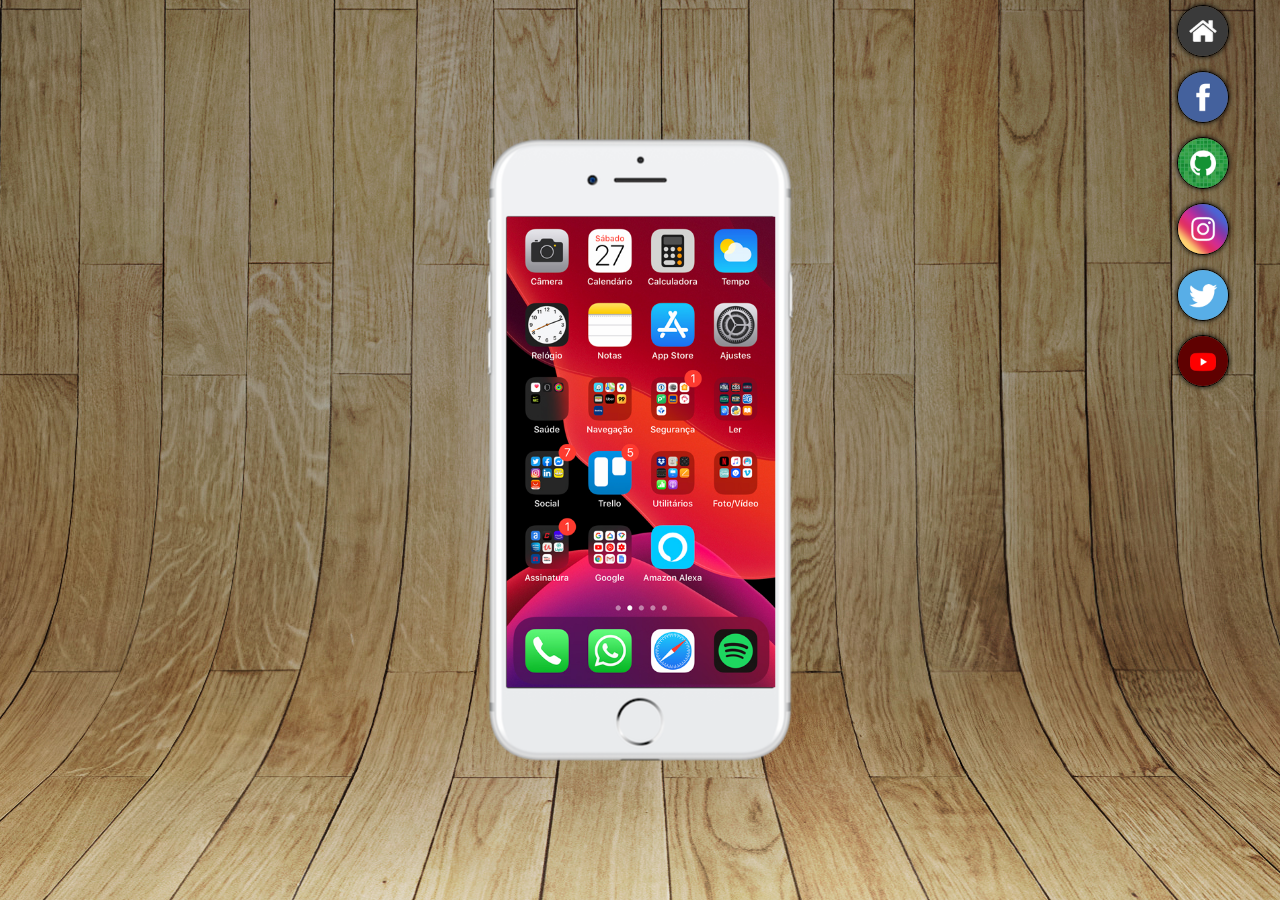
<file: index.html>
<!DOCTYPE html>
<html lang="en">
<head>
    <meta charset="UTF-8">
    <meta name="viewport" content="width=device-width, initial-scale=1.0">
    <link rel="shortcut icon" href="favicon.ico" type="image/x-icon">
    <link rel="stylesheet" href="estilos/style.css">
    <title>Projeto Redes Sociais</title>
</head>
<body>
    <main>
        <section id="celular">
            <iframe src="pags/home.html" name="tela" id="tela" frameborder="0"></iframe>    
        </section>
        <section id="redes">
            <a href="pags/home.html" target="tela"><img src="pacote-d013/imagens/logo-home.jpg" alt="home"></a>
            <a href="pags/facebook.html" target="tela"><img src="pacote-d013/imagens/logo-facebook.jpg" alt="facebook"></a>
            <a href="pags/github.html" target="tela"><img src="pacote-d013/imagens/logo-github.jpg" alt="github"></a>
            <a href="pags/instagram.html" target="tela"><img src="pacote-d013/imagens/logo-instagram.jpg" alt="instagram"></a>
            <a href="pags/twitter.html" target="tela"><img src="pacote-d013/imagens/logo-twitter.jpg" alt="twitter"></a>
            <a href="pags/youtube.html" target="tela"><img src="pacote-d013/imagens/logo-youtube.jpg" alt="youtube"></a>
        </section>
    </main>
</body>
</html>
</file>
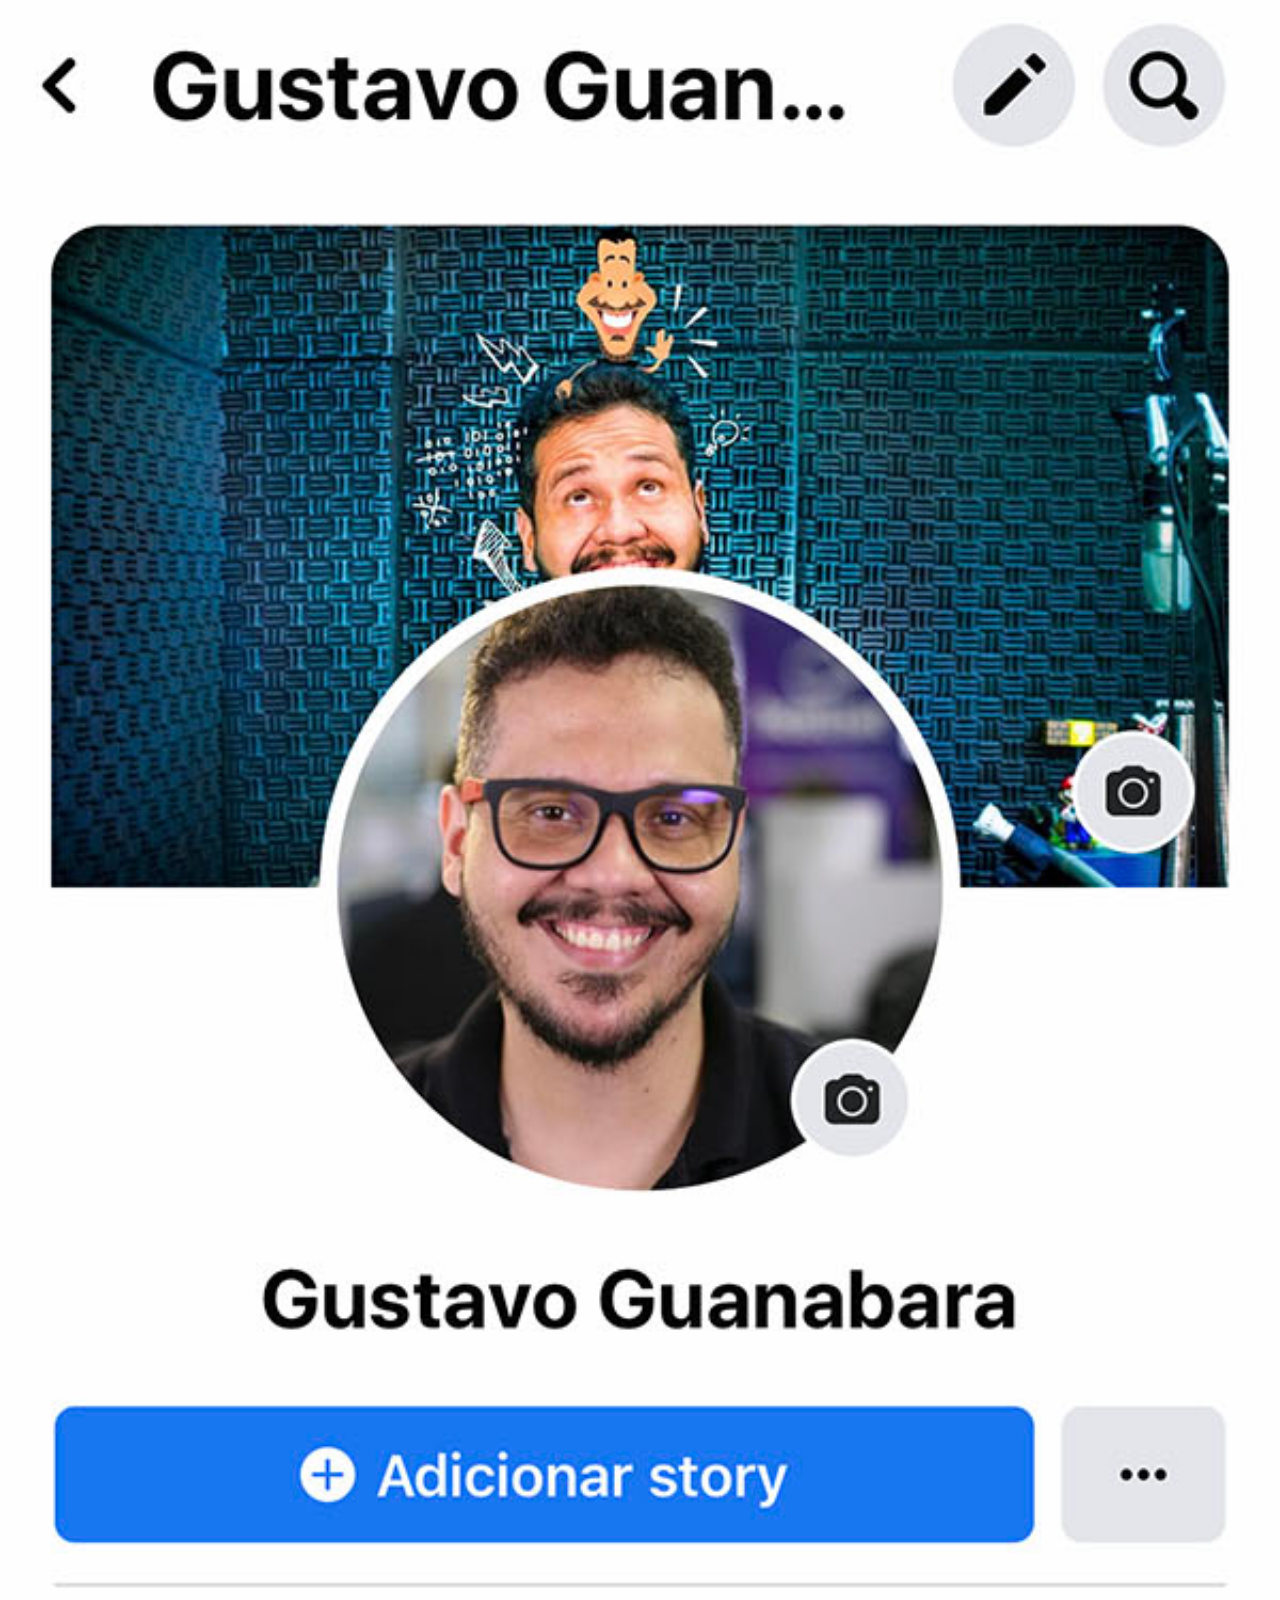
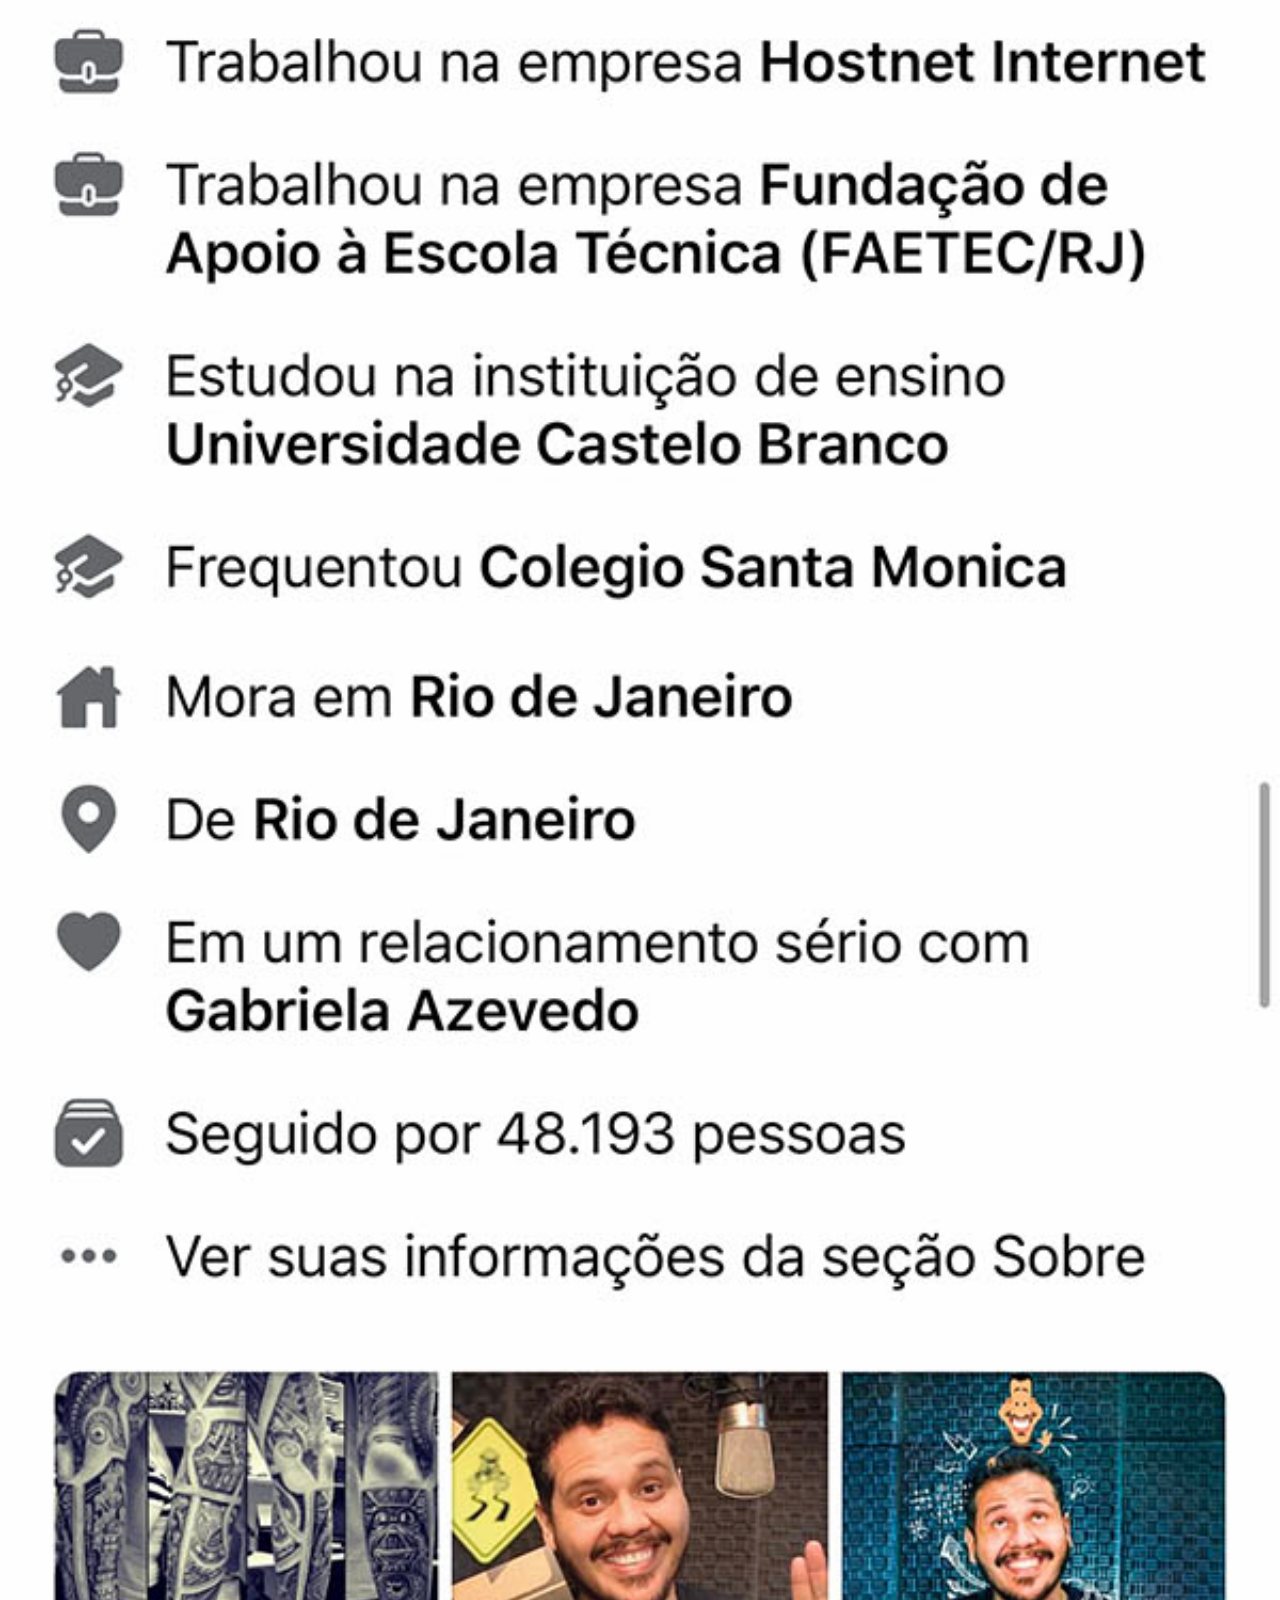
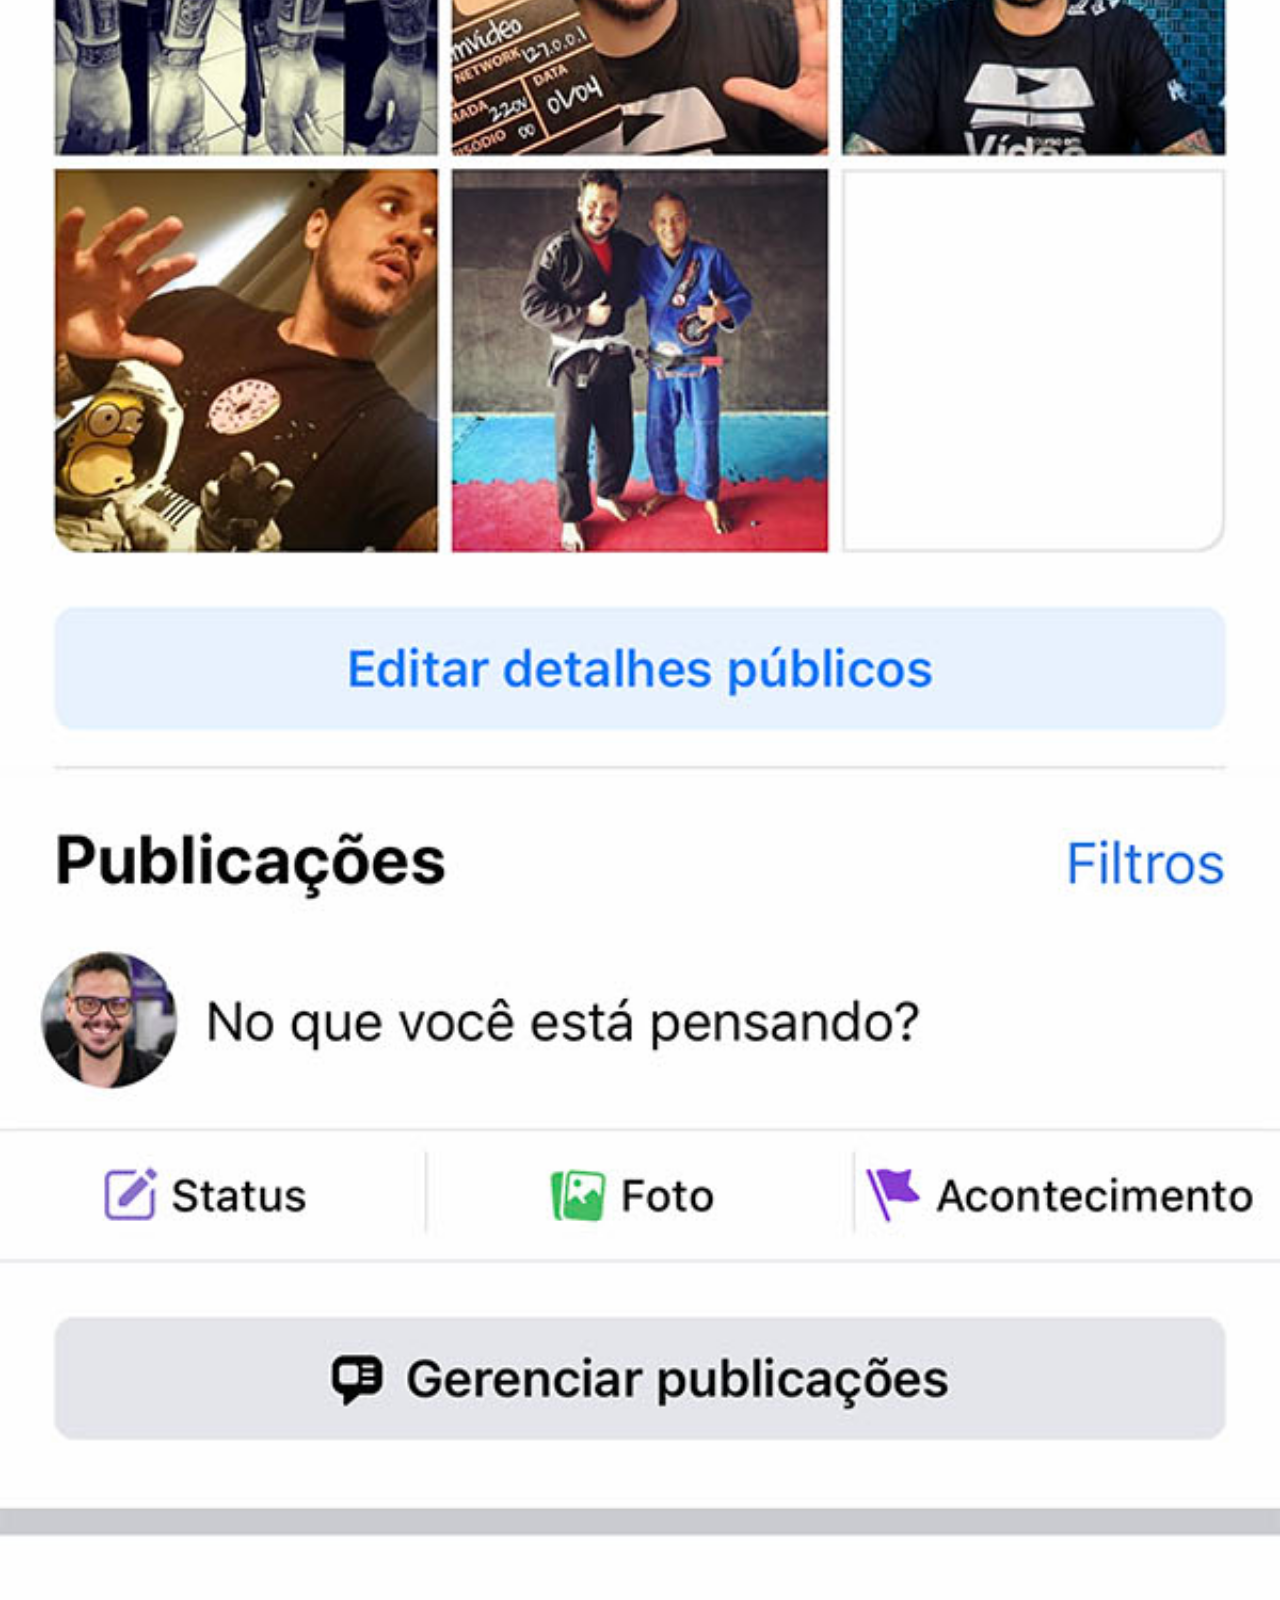
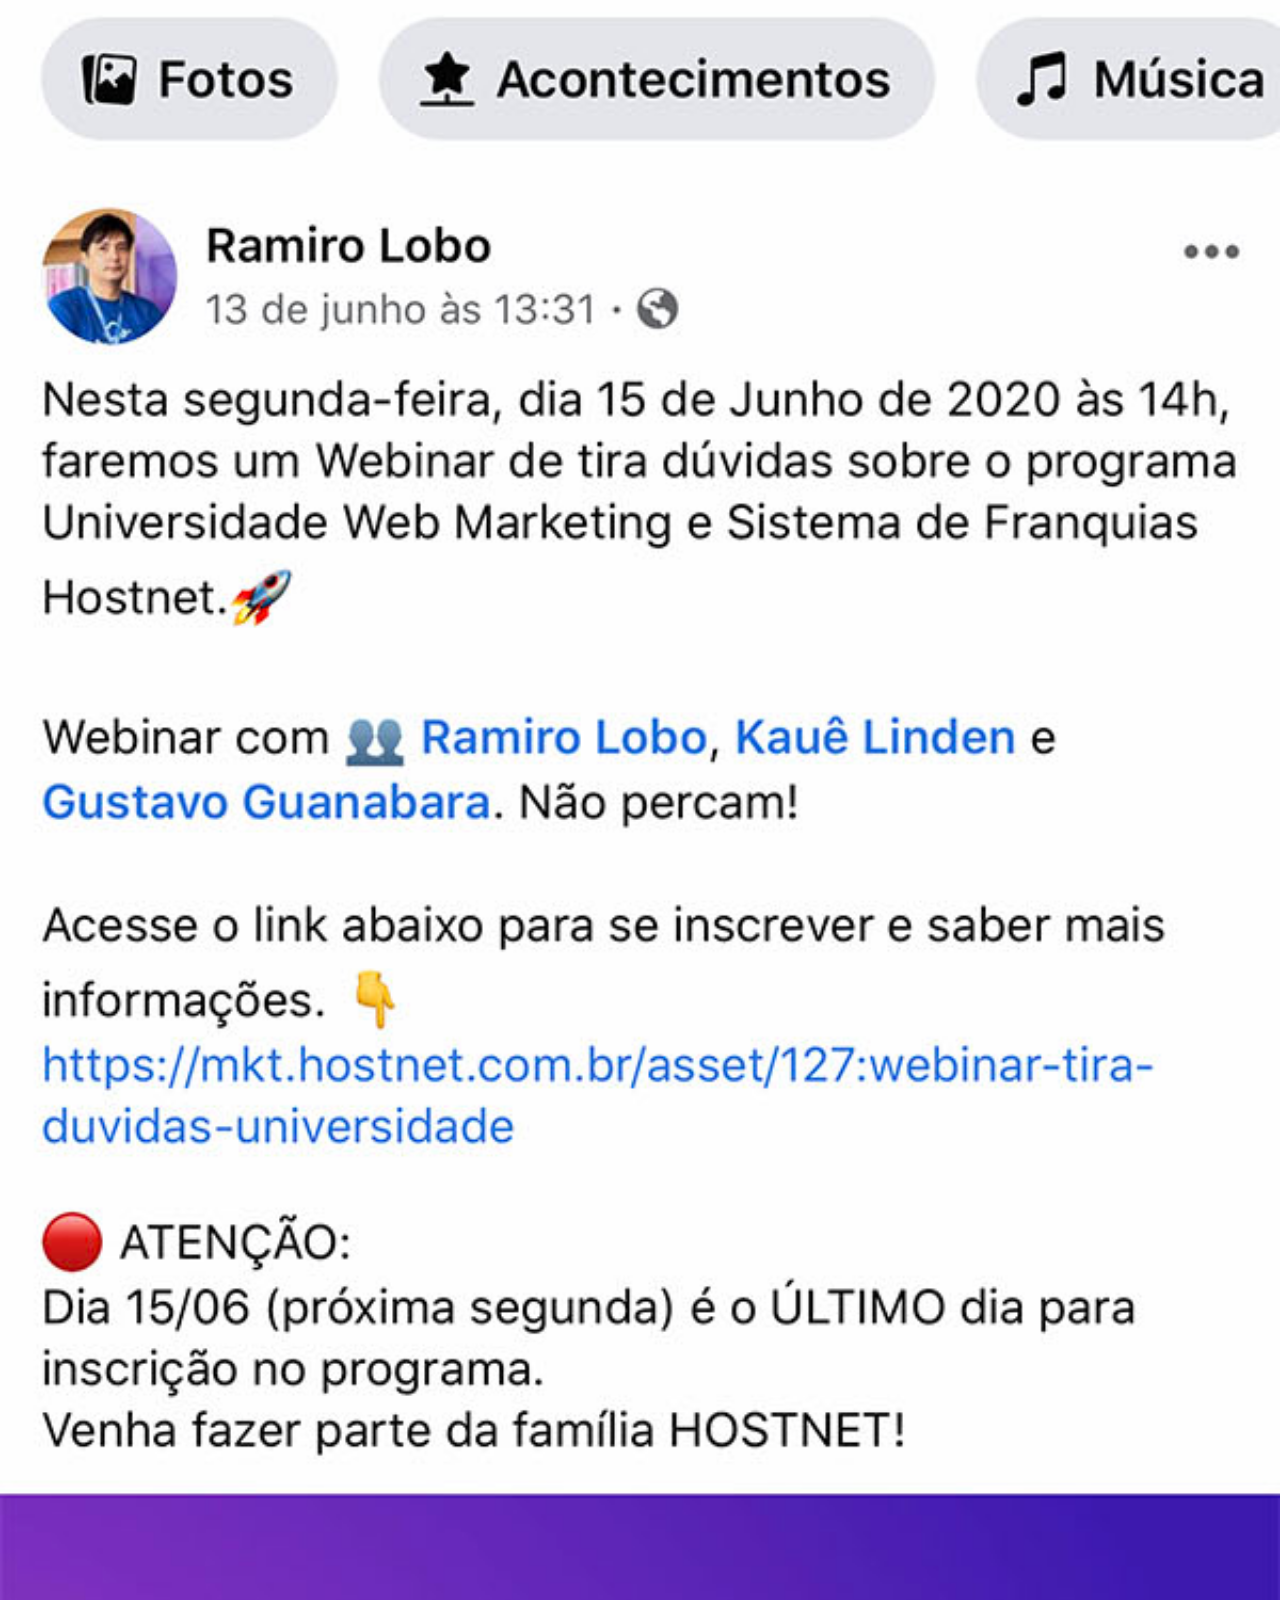
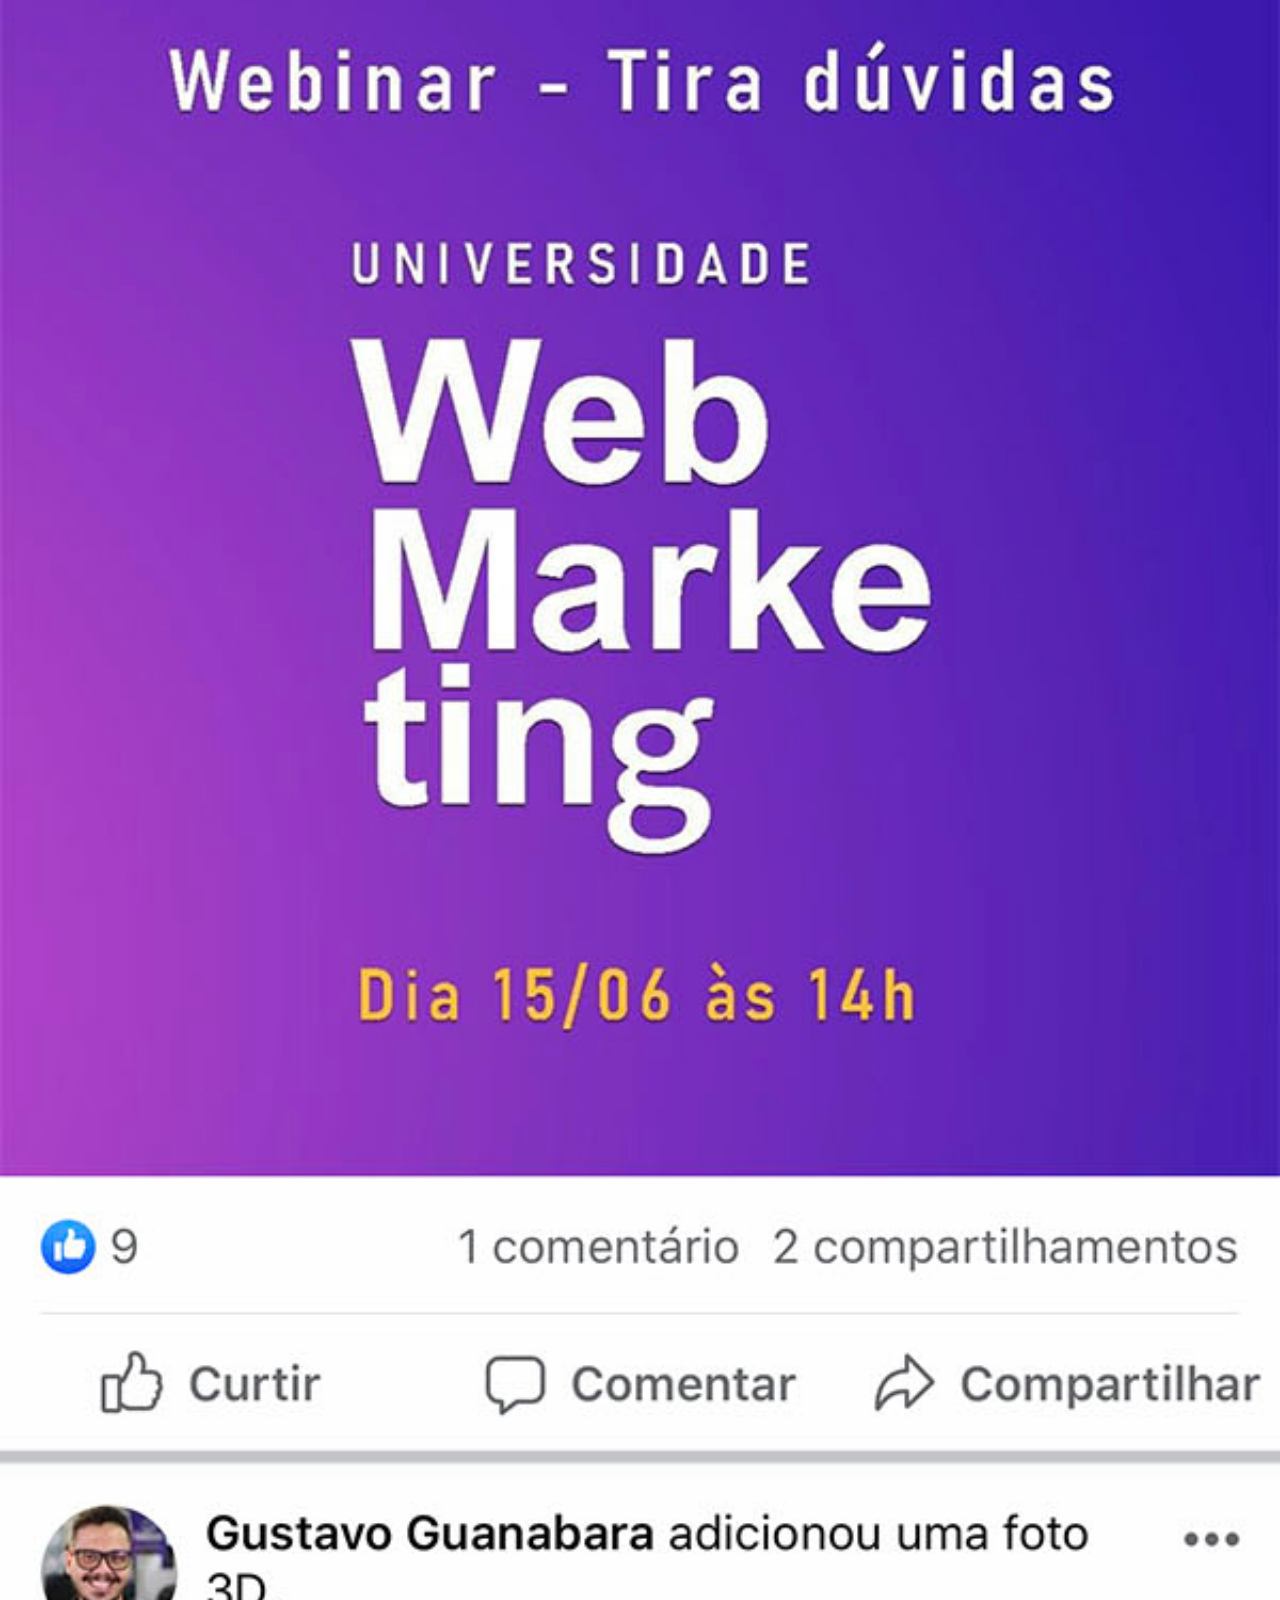
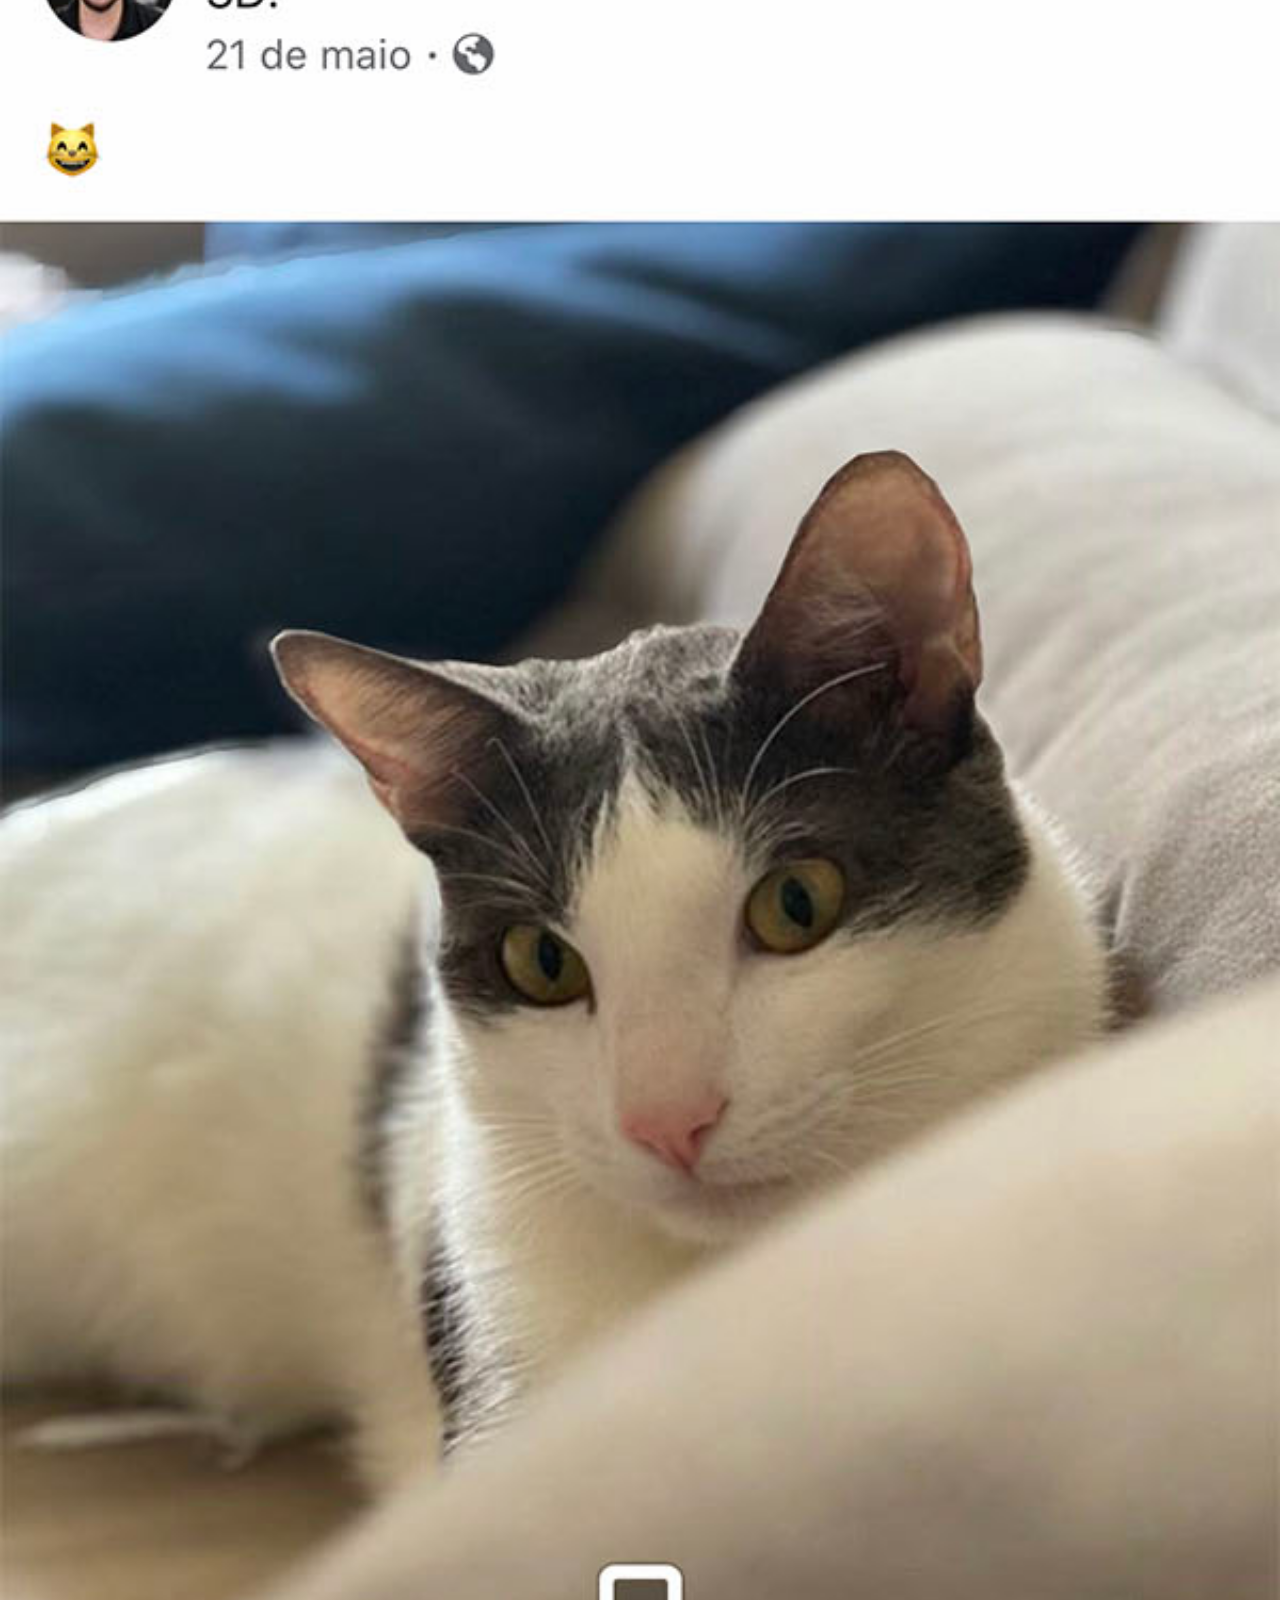
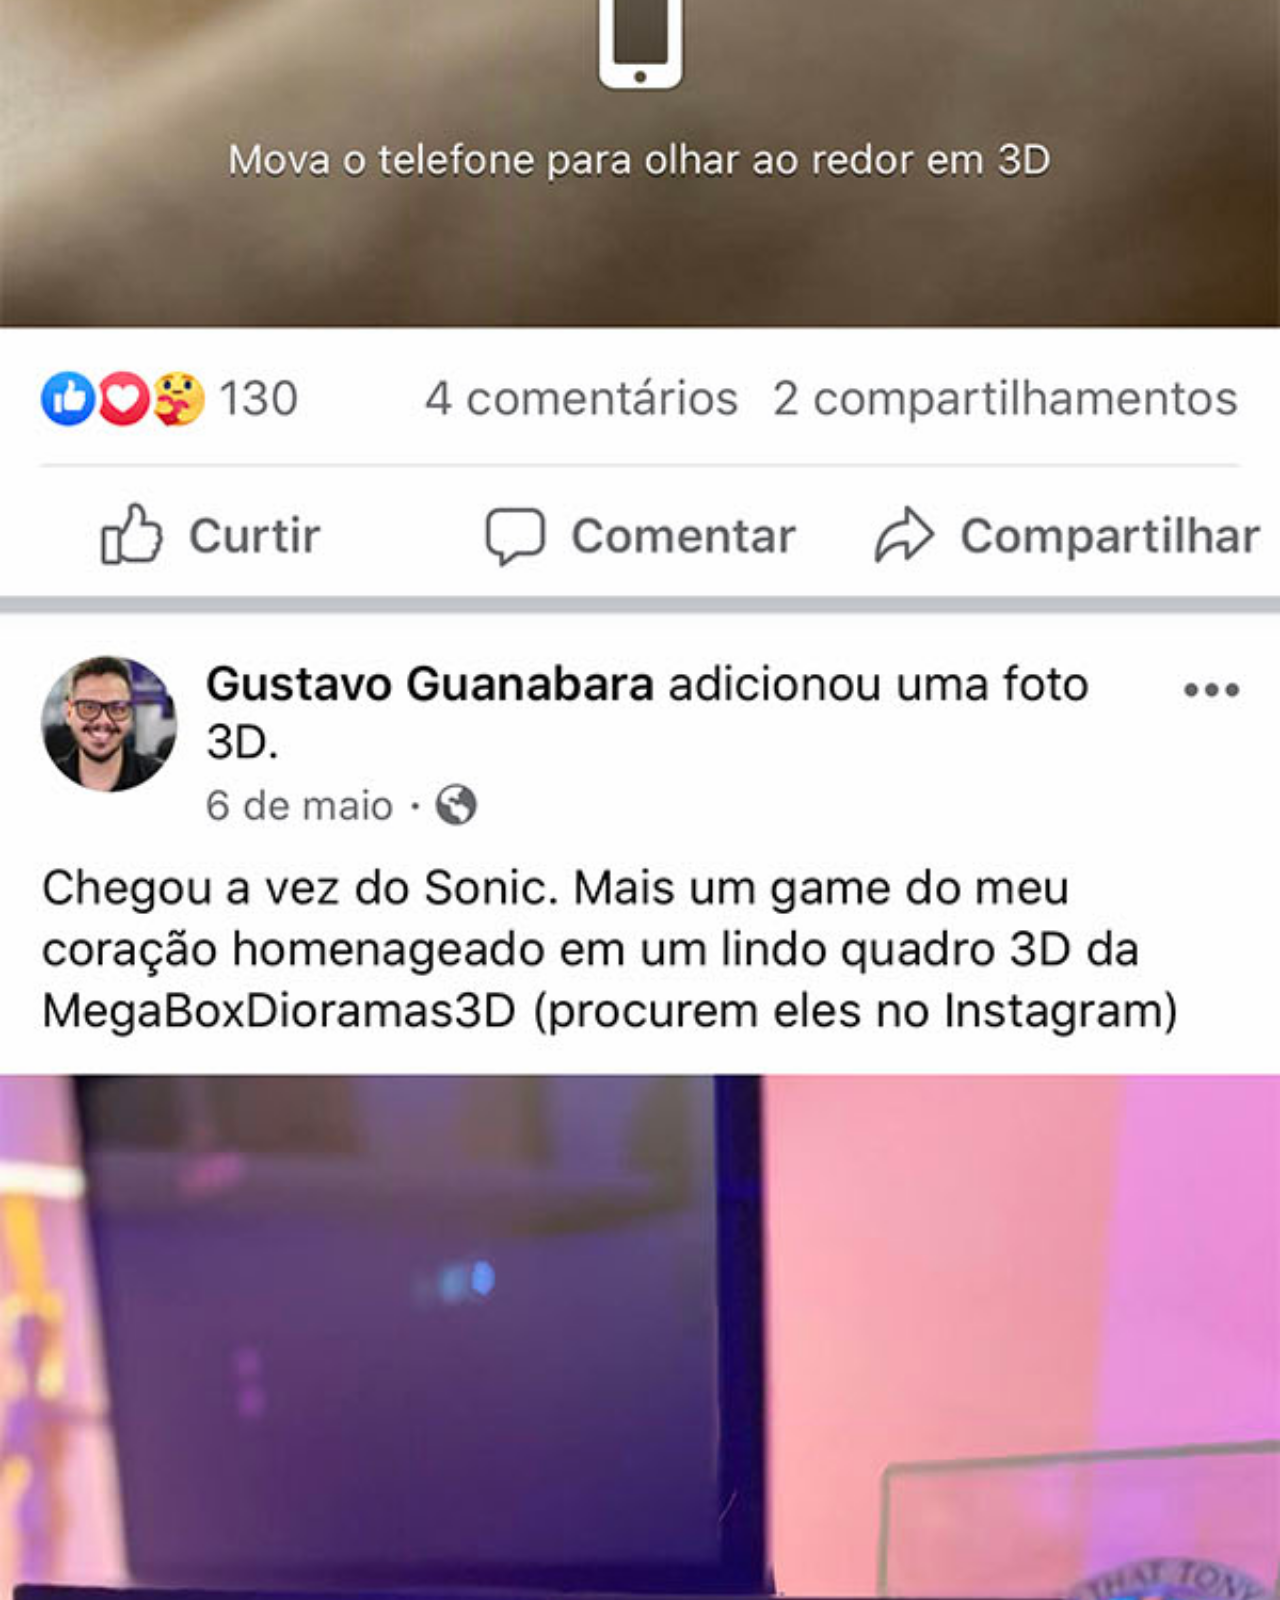
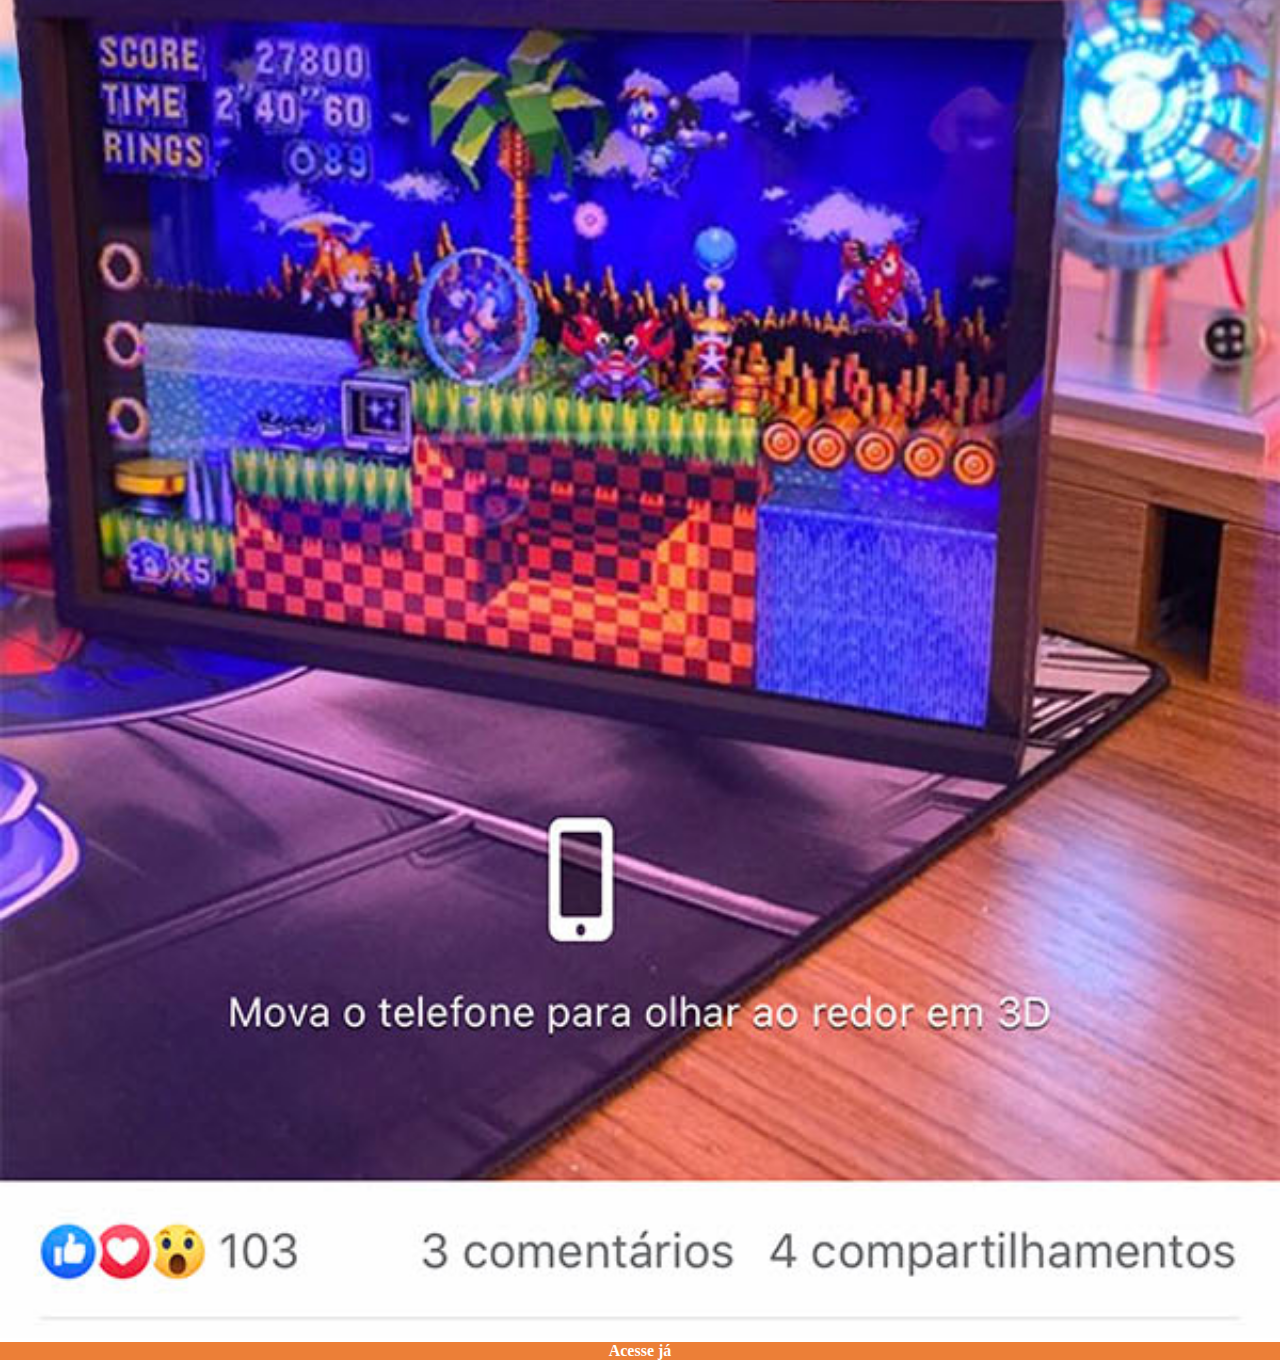
<file: pags/facebook.html>
<!DOCTYPE html>
<html lang="pt-br">
<head>
    <meta charset="UTF-8">
    <meta name="viewport" content="width=device-width, initial-scale=1.0">
    <title>youtube</title>
    <style>
        * {
            margin: 0px;
            padding: 0px;
        }
        a {
            display: block;
            background-color: rgb(236, 127, 55);
            color: white;
            text-decoration: none;
            font-weight: bold;
            text-align: center;
            
        }
        img {
            width: 100vw;
         
        }
    </style>
</head>
<body>
    <img src="../pacote-d013/imagens/tela-facebook.jpg" alt="">
    <a href="#">Acesse já</a>
</body>
</html>
</file>
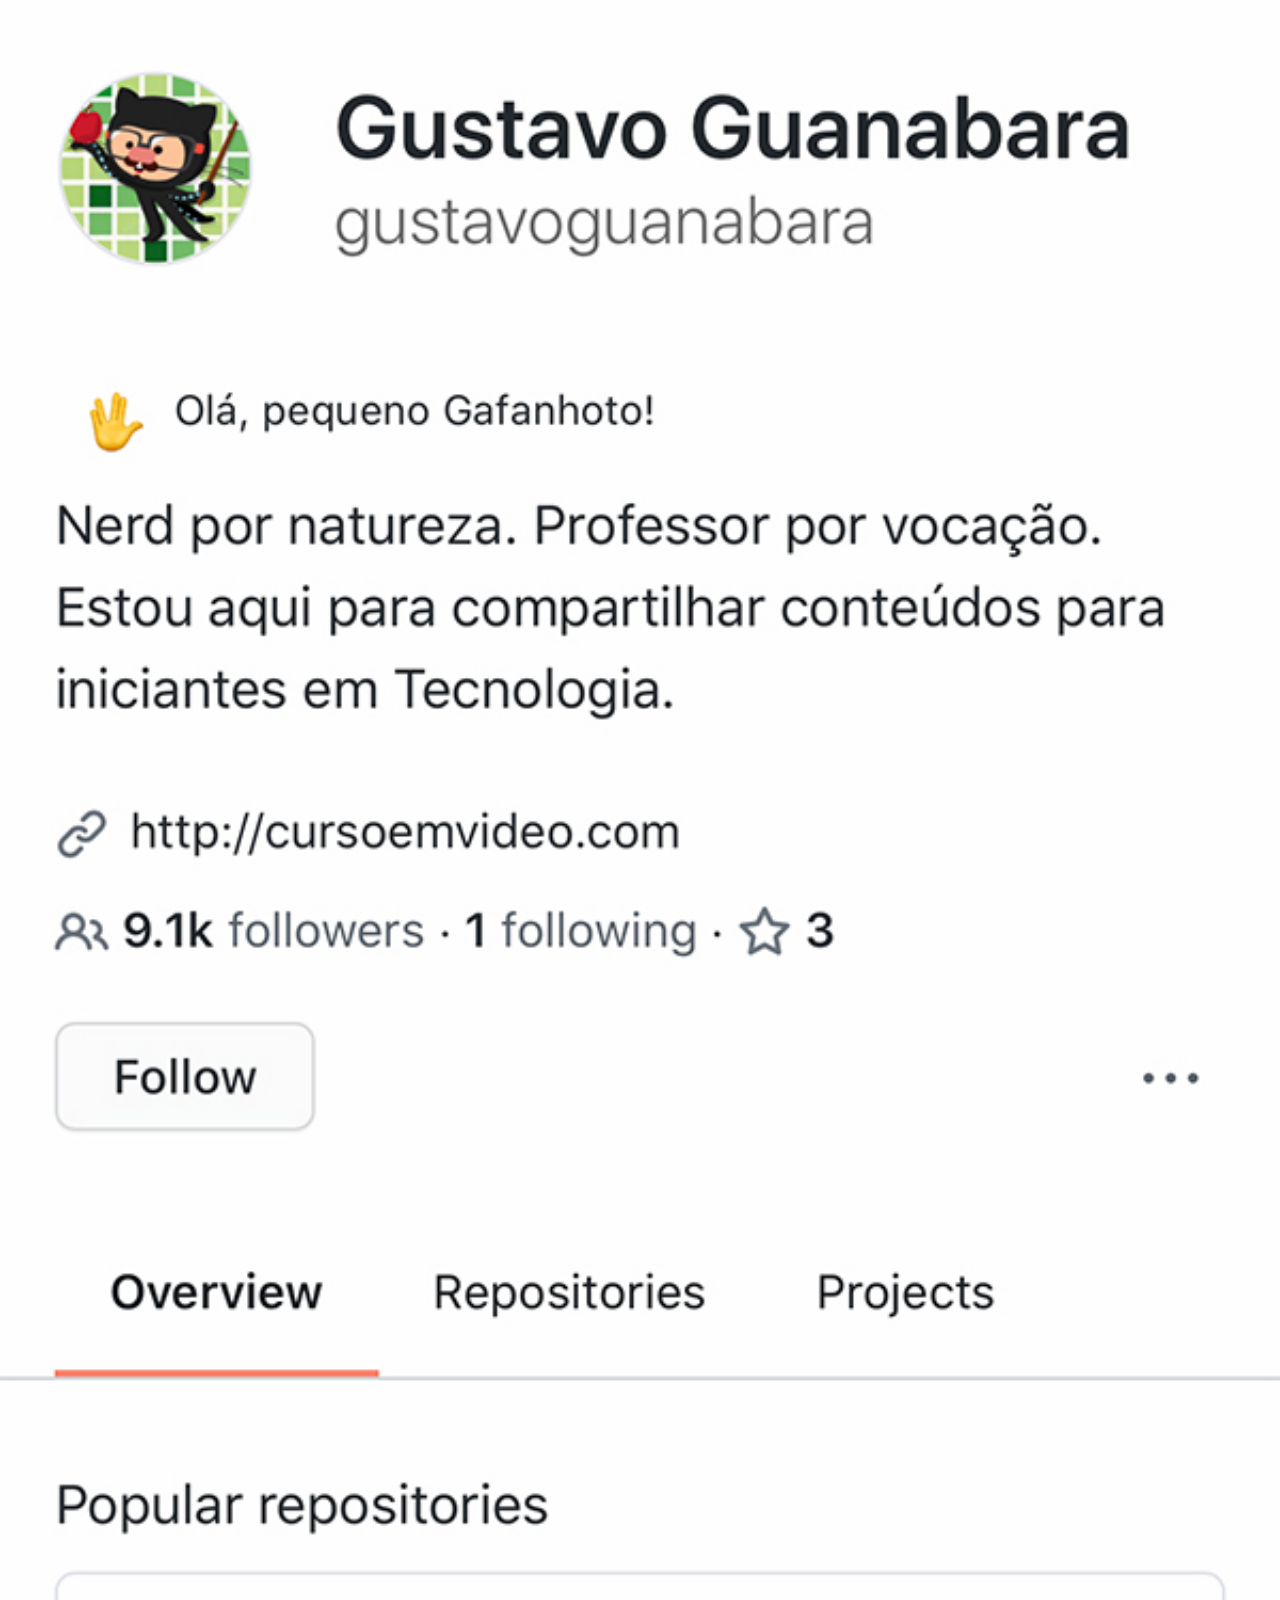
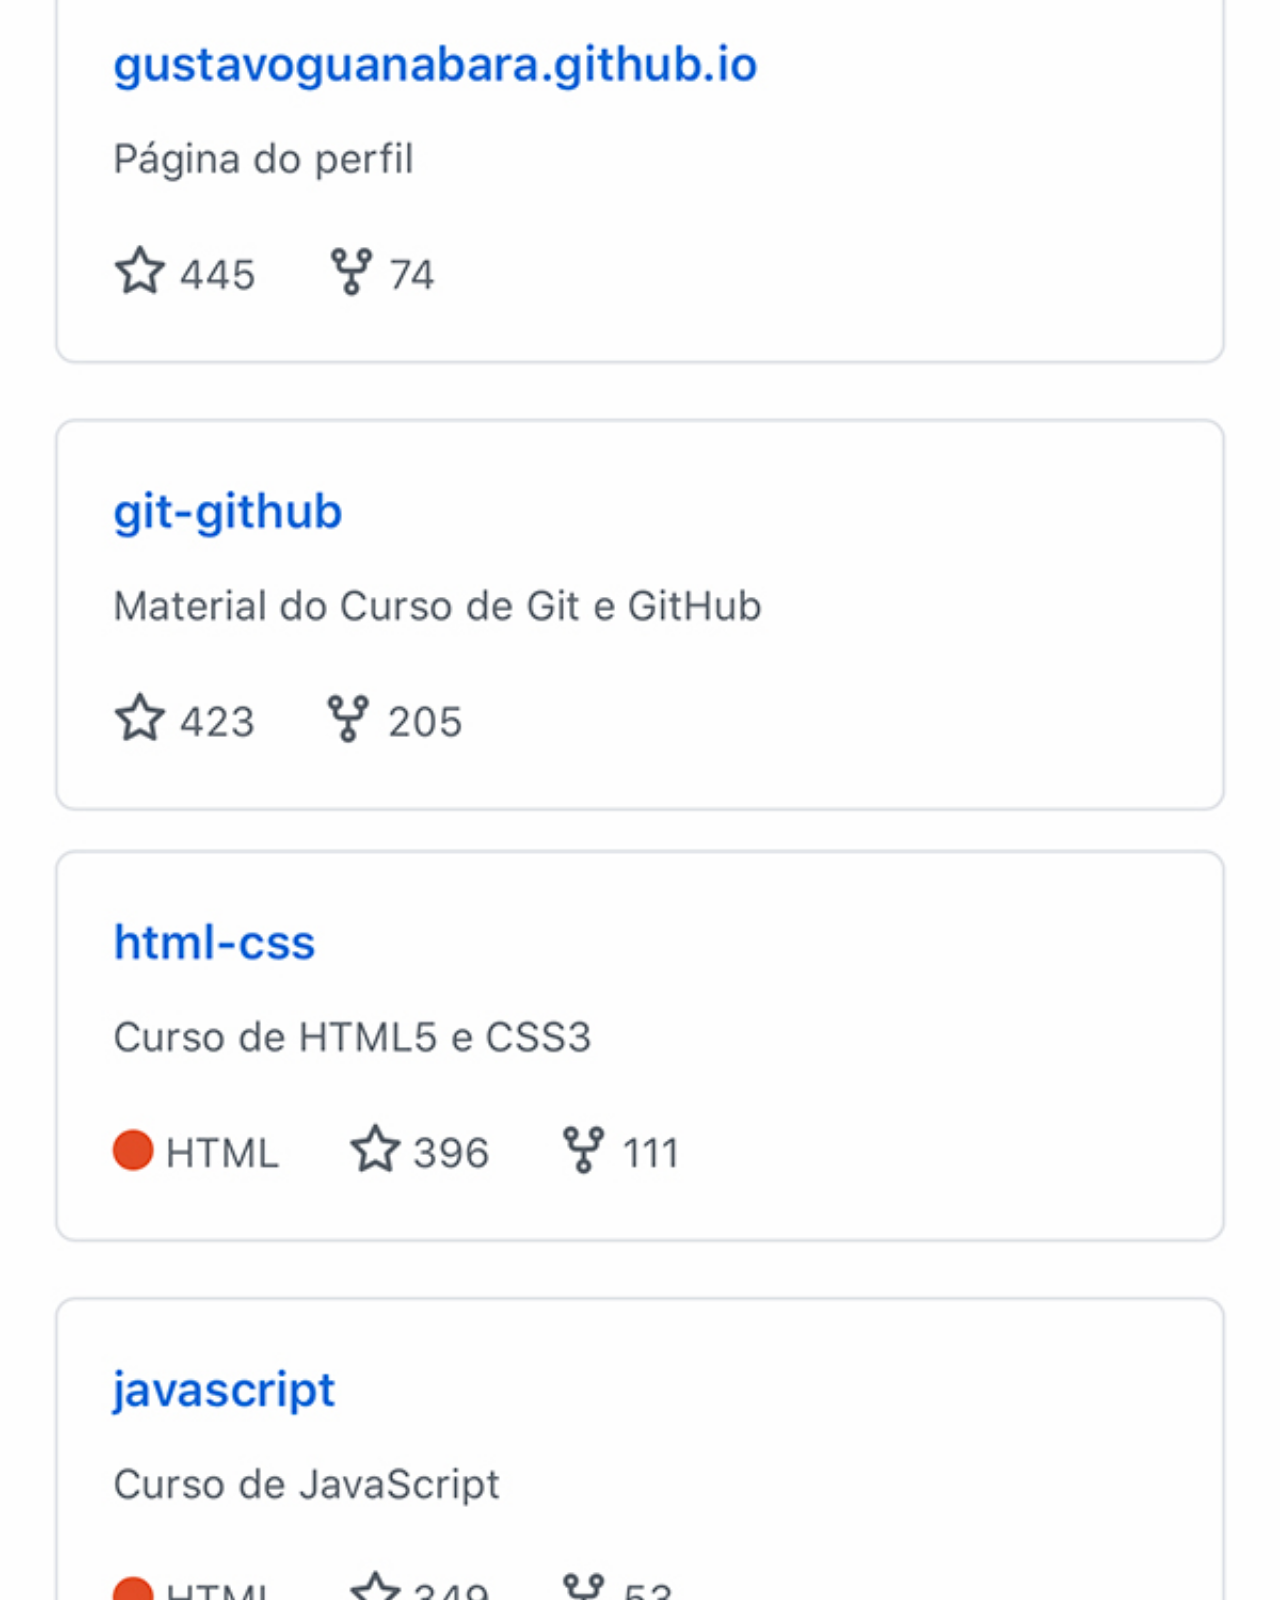
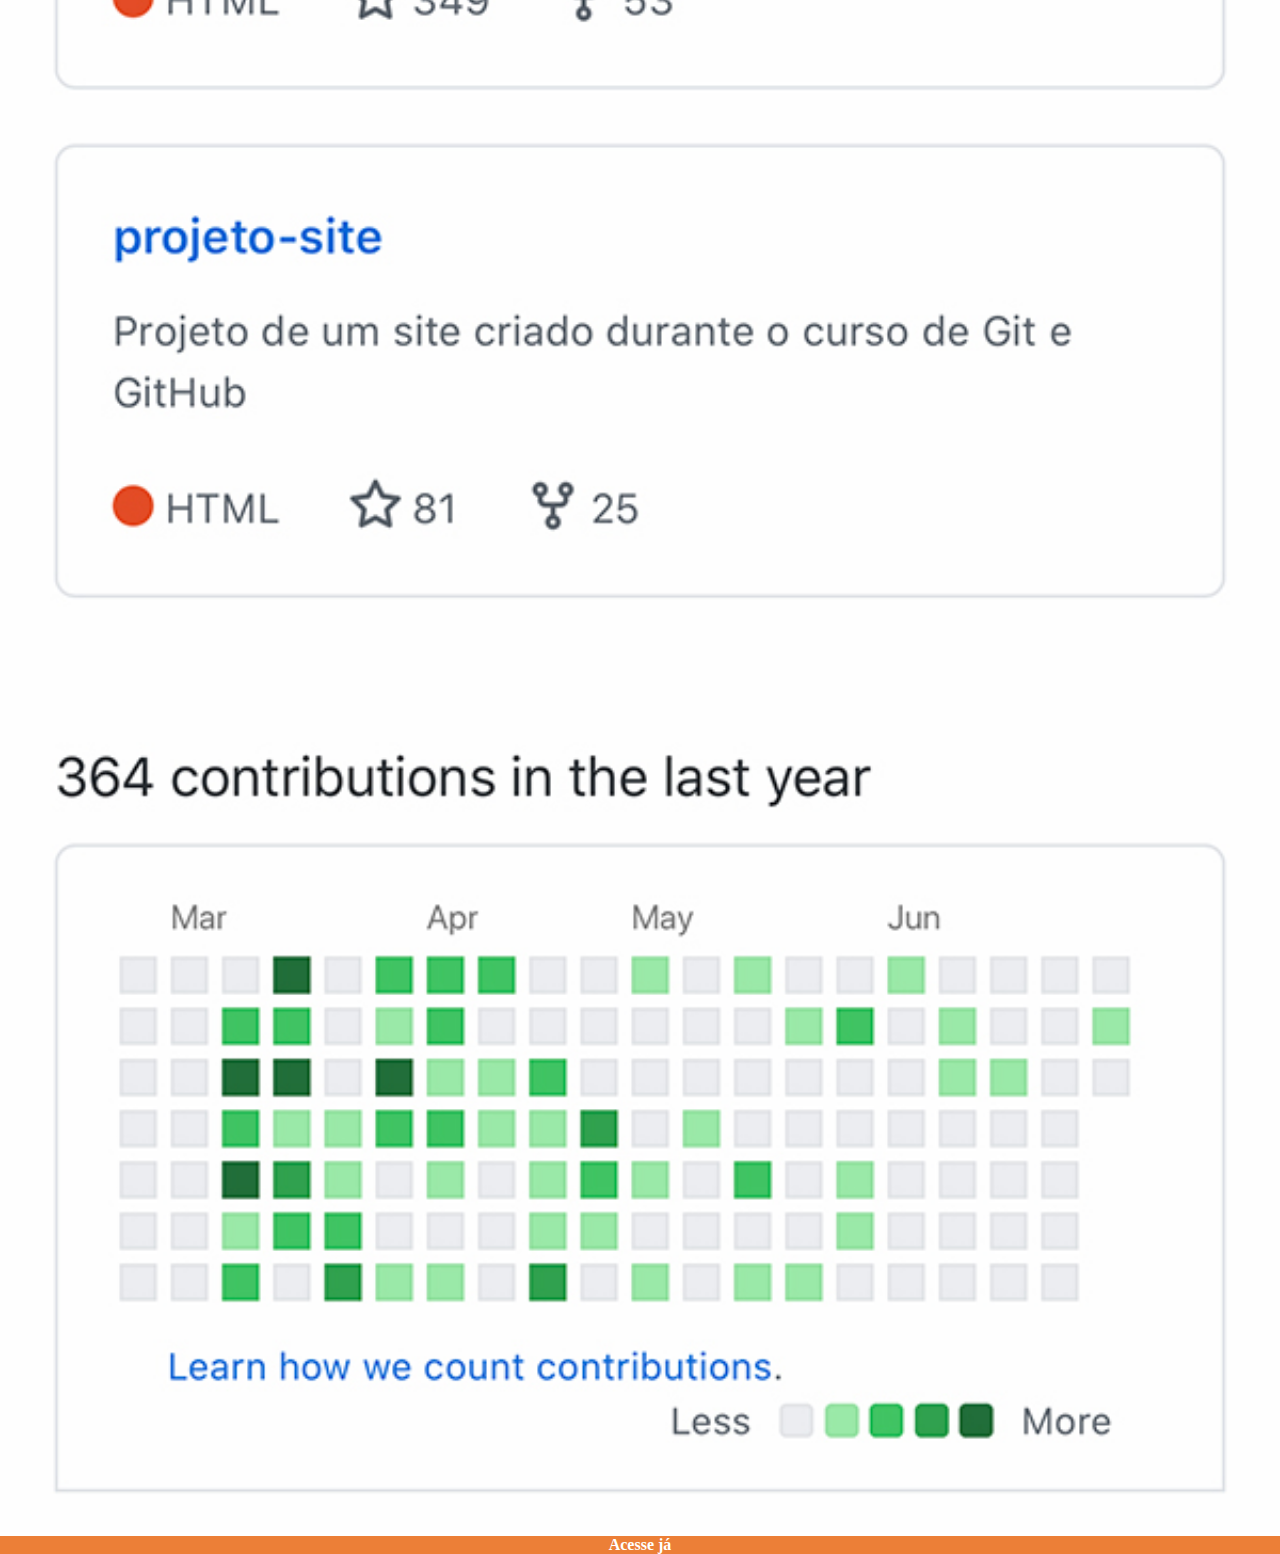
<file: pags/github.html>
<!DOCTYPE html>
<html lang="pt-br">
<head>
    <meta charset="UTF-8">
    <meta name="viewport" content="width=device-width, initial-scale=1.0">
    <title>github</title>
    <style>
        * {
            margin: 0px;
            padding: 0px;
        }
        a {
            display: block;
            background-color: rgb(236, 127, 55);
            color: white;
            text-decoration: none;
            font-weight: bold;
            text-align: center;
            
        }
        img {
            width: 100vw;
         
        }
    </style>
</head>
<body>
    <img src="../pacote-d013/imagens/tela-github.jpg" alt="">
    <a href="#">Acesse já</a>
</body>
</html>
</file>
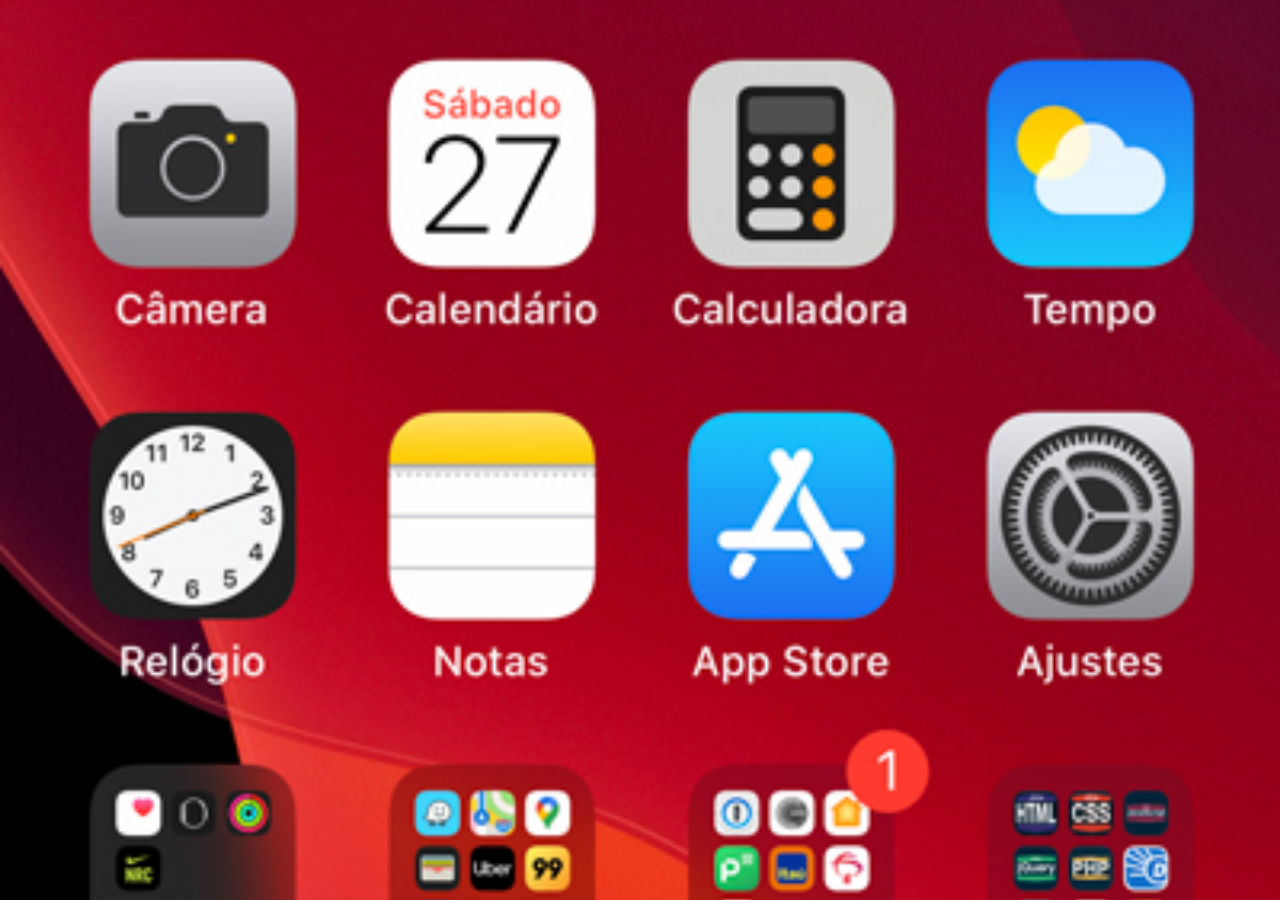
<file: pags/home.html>
<!DOCTYPE html>
<html lang="pt-br">
<head>
    <meta charset="UTF-8">
    <meta name="viewport" content="width=device-width, initial-scale=1.0">
    <title>home</title>
    <style>
        * {
            margin: 0;
            padding: 0;
        }
        body {
            background: url(../pacote-d013/imagens/tela-home.jpg) no-repeat top center;
            width: 100vw;
            height: 100vh;
            background-size: cover;
        }
    </style>
</head>
<body>
    
</body>
</html>
</file>
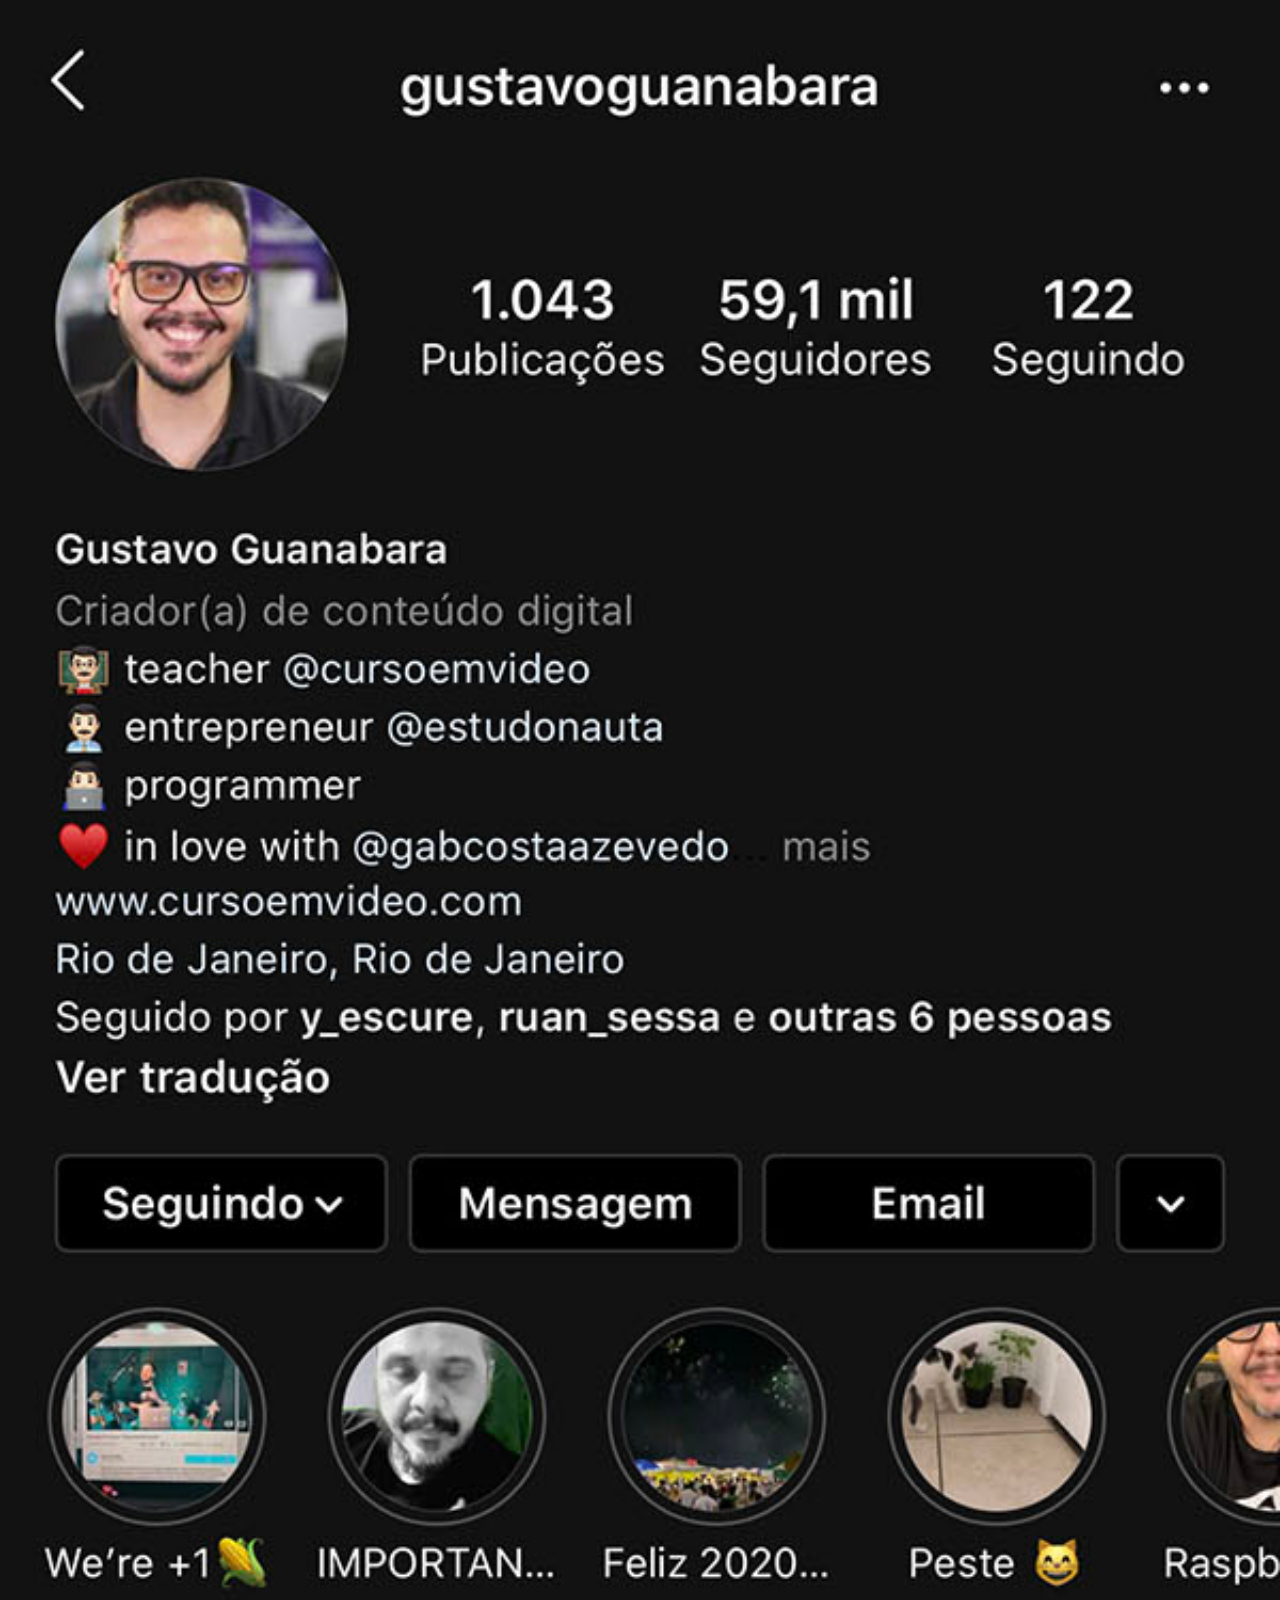
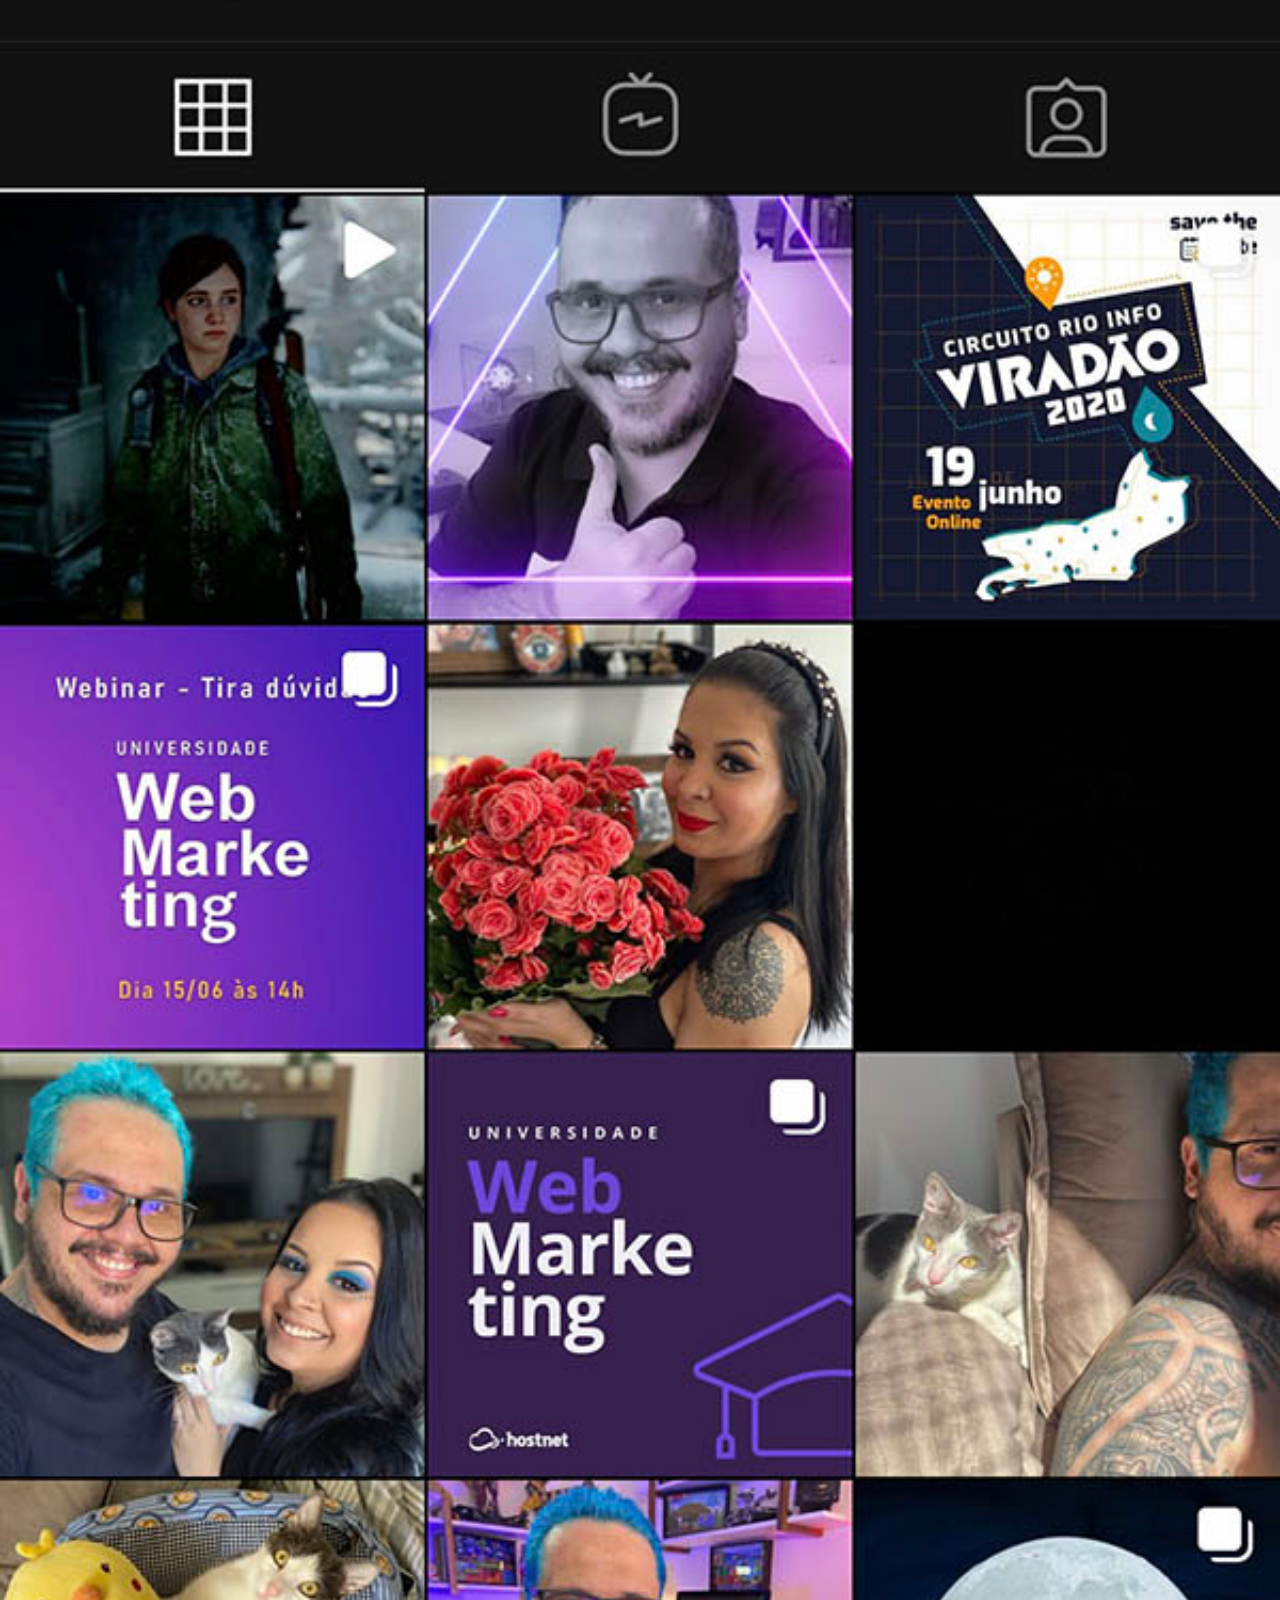
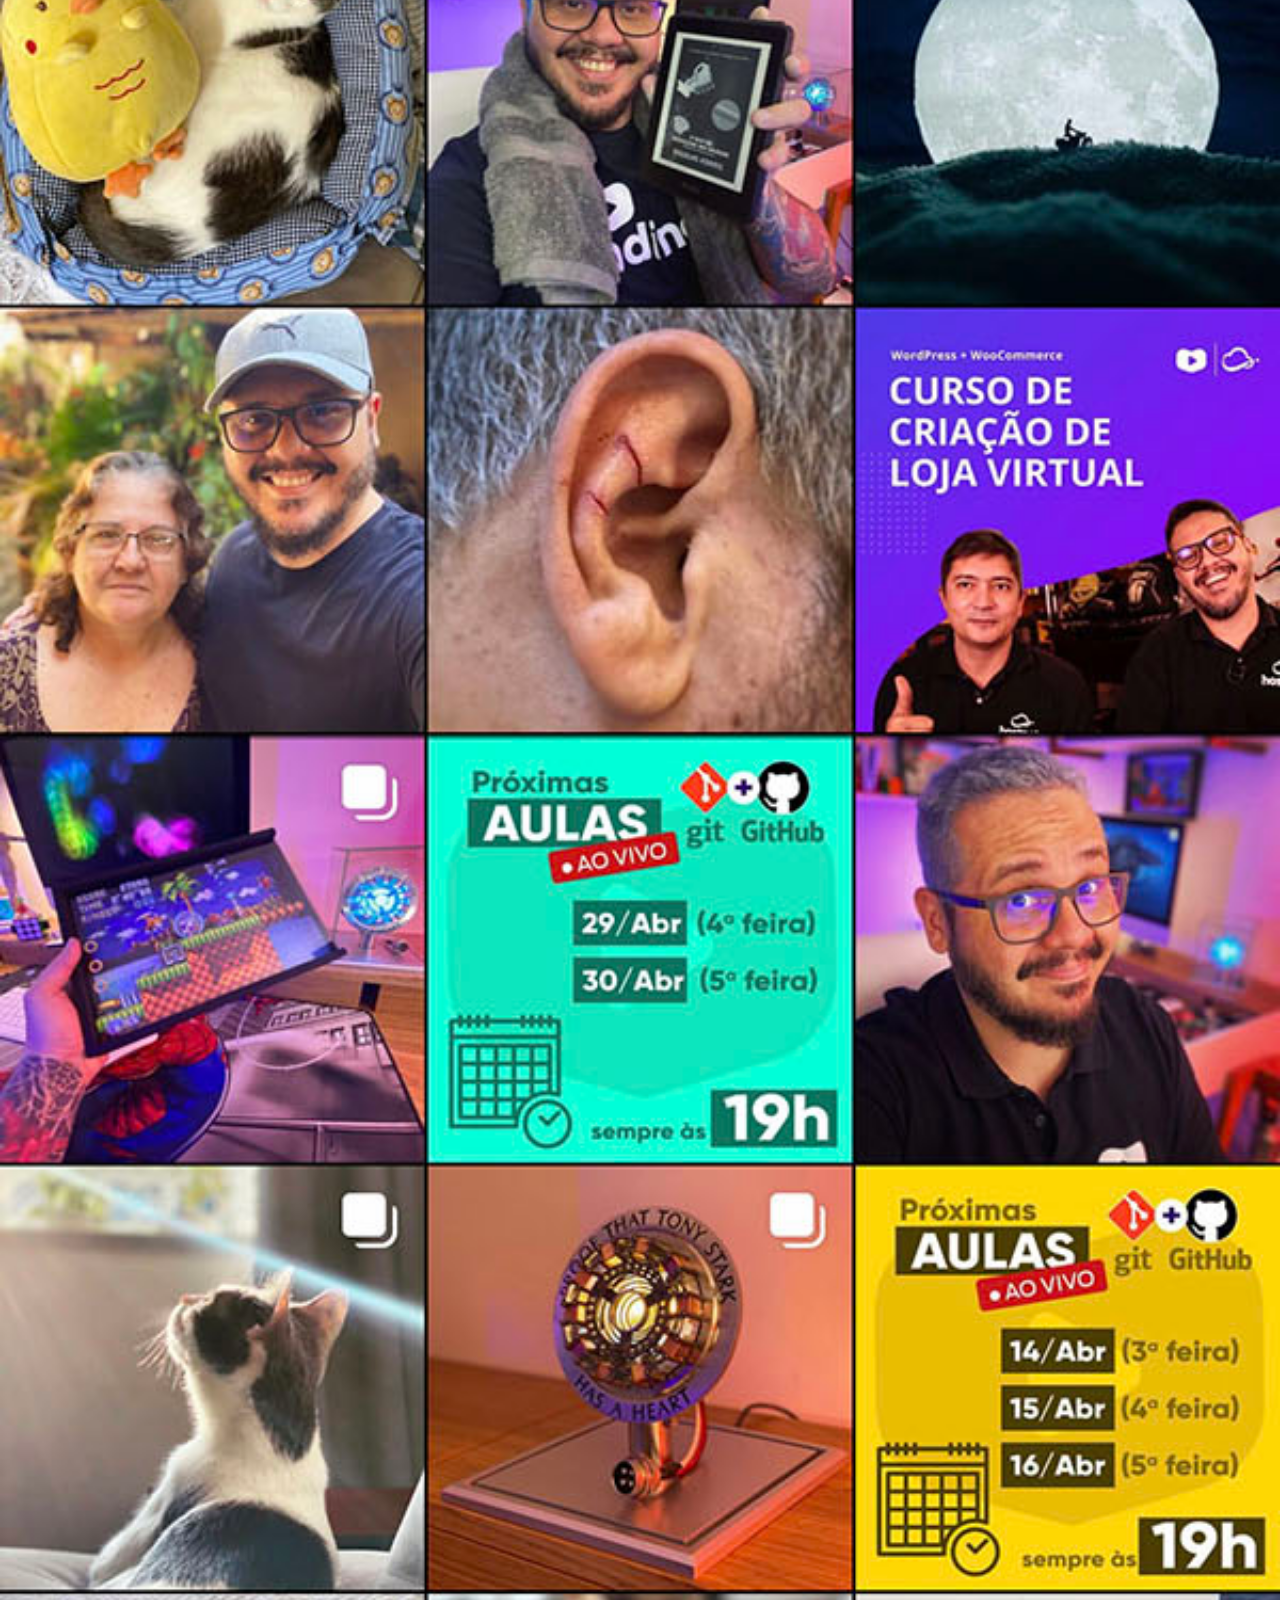
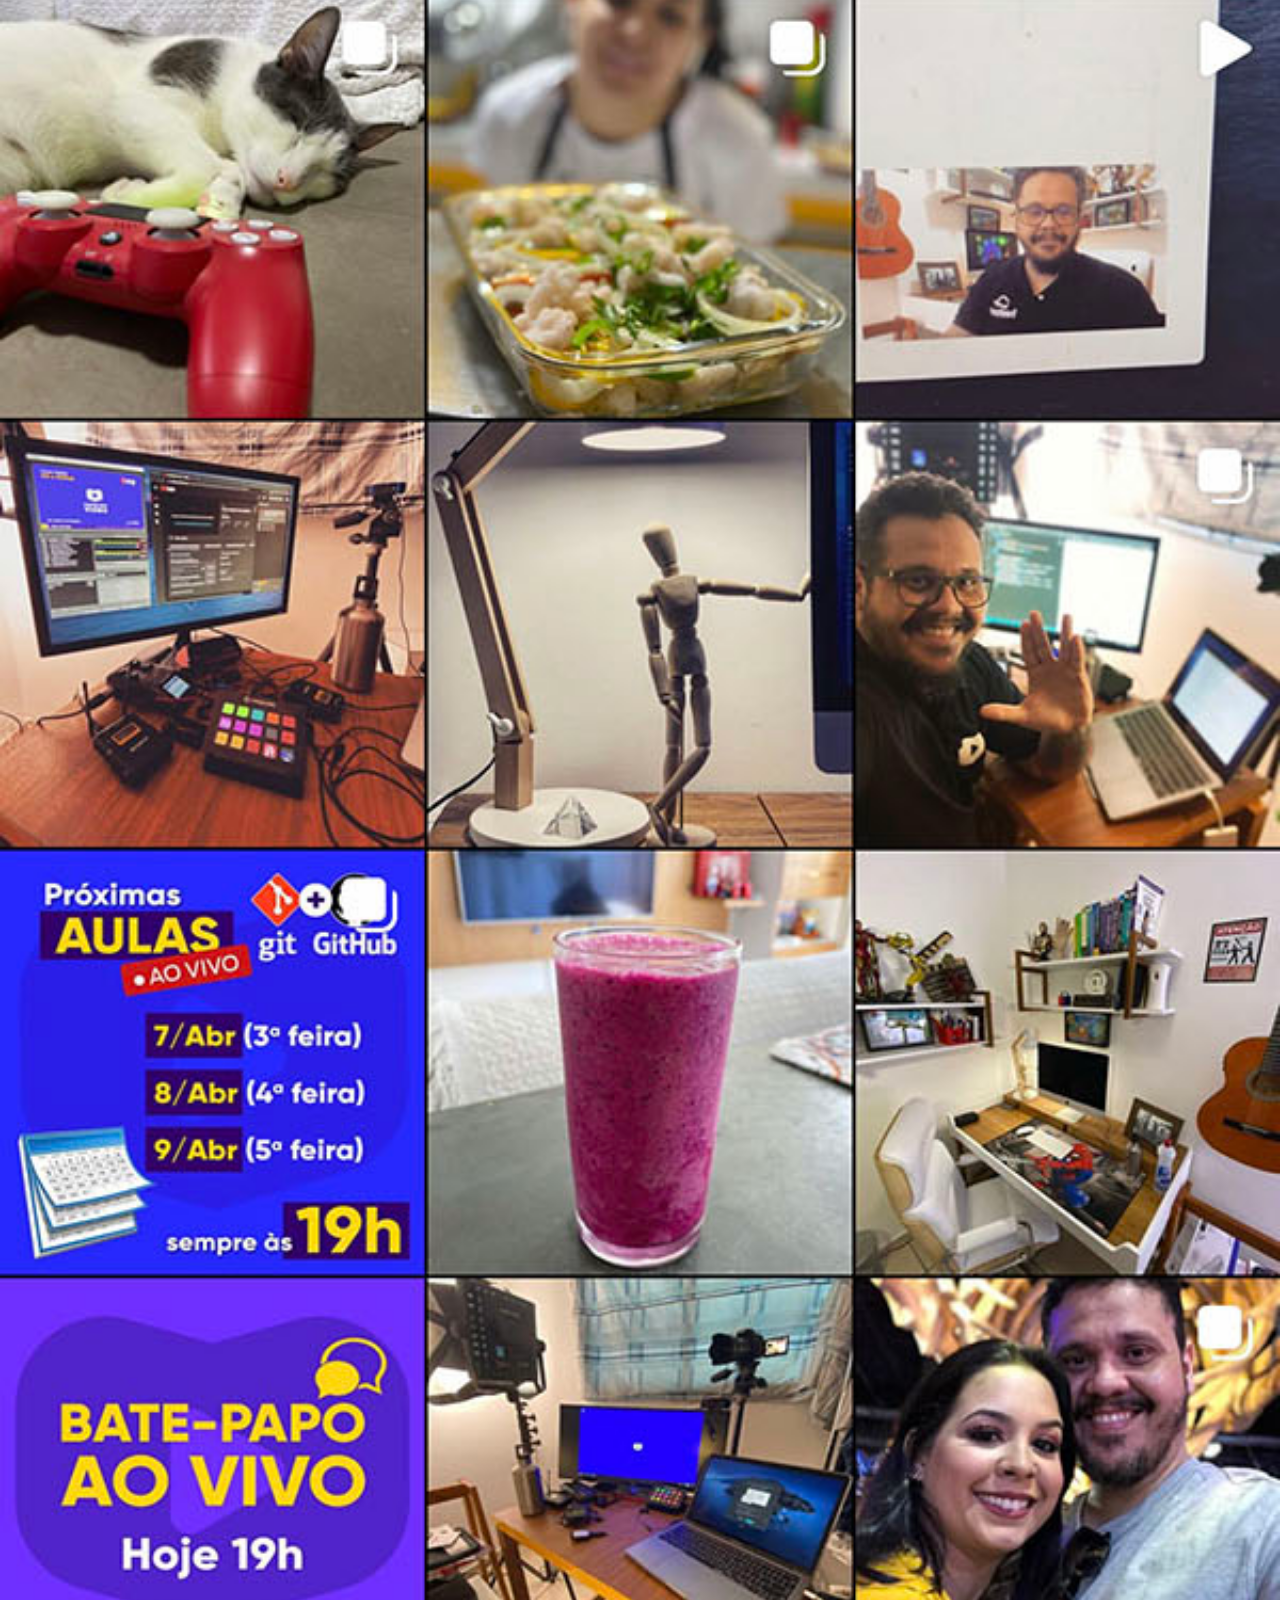
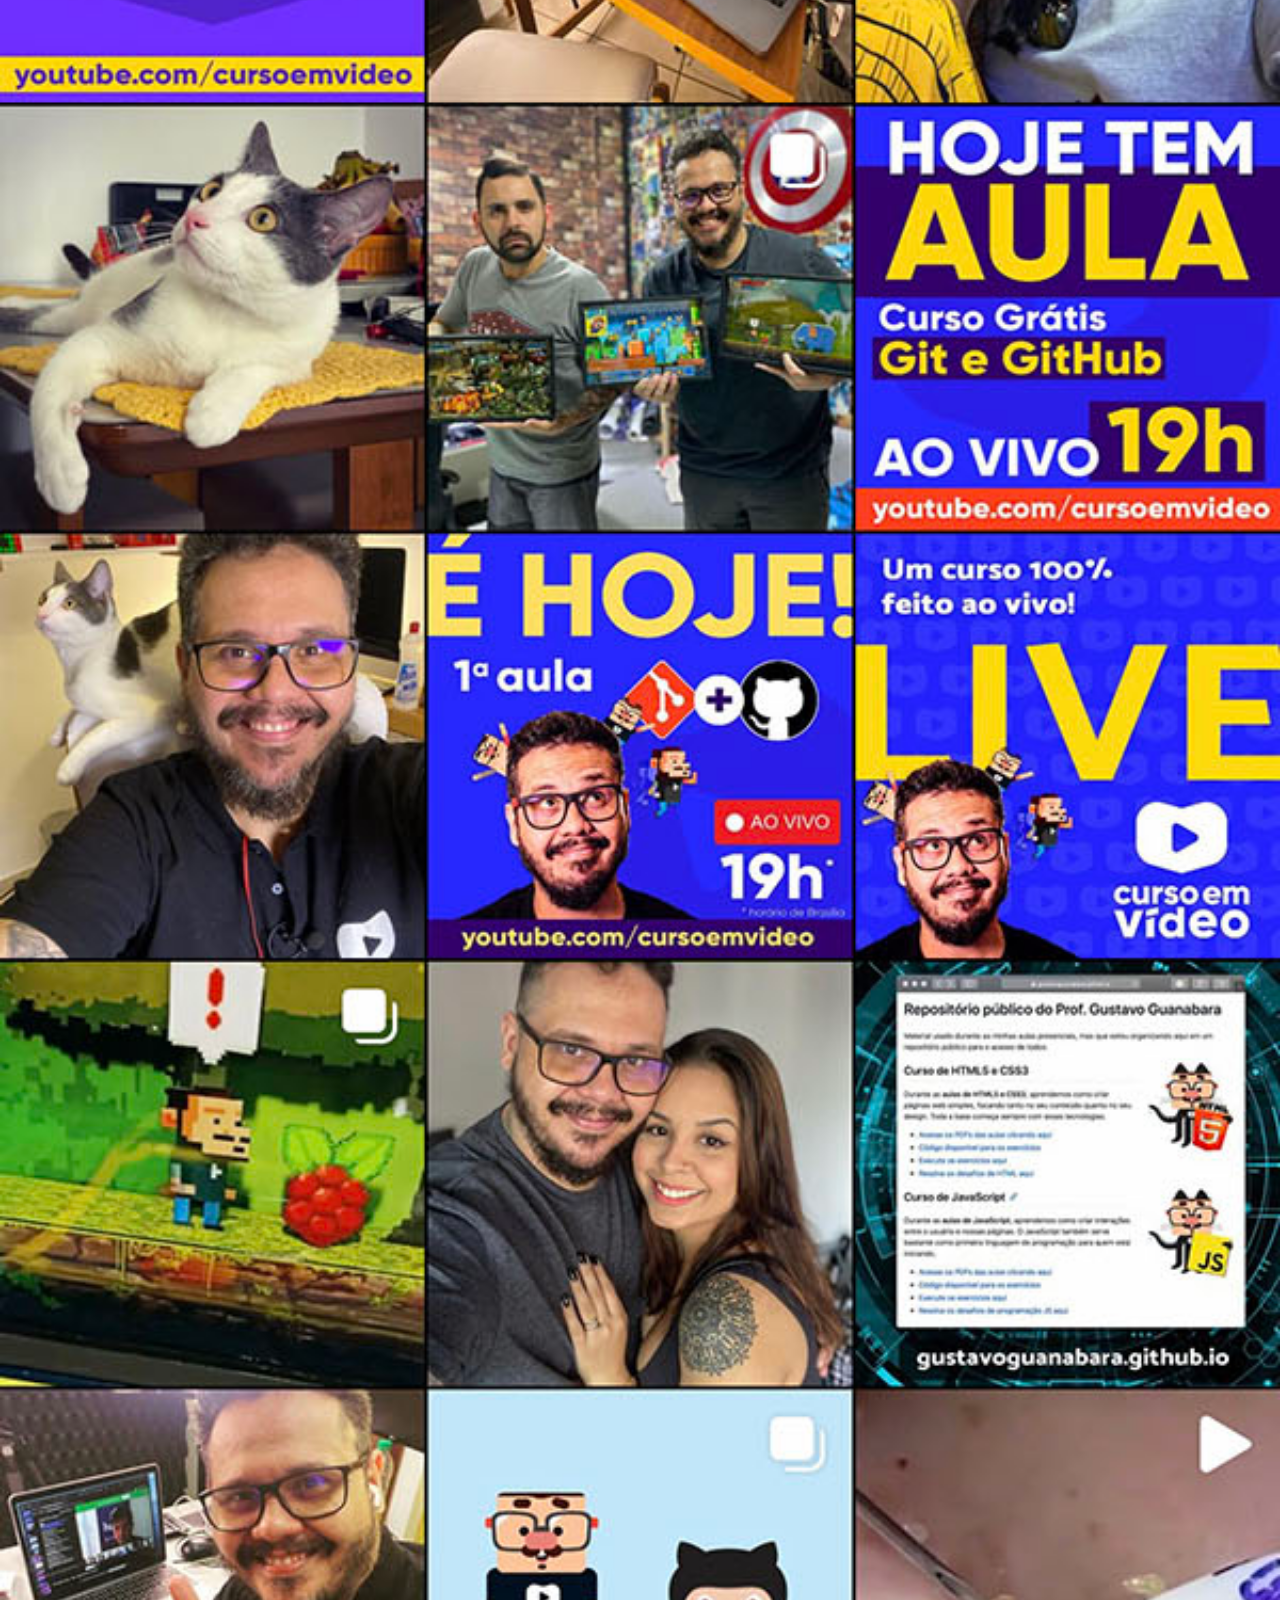
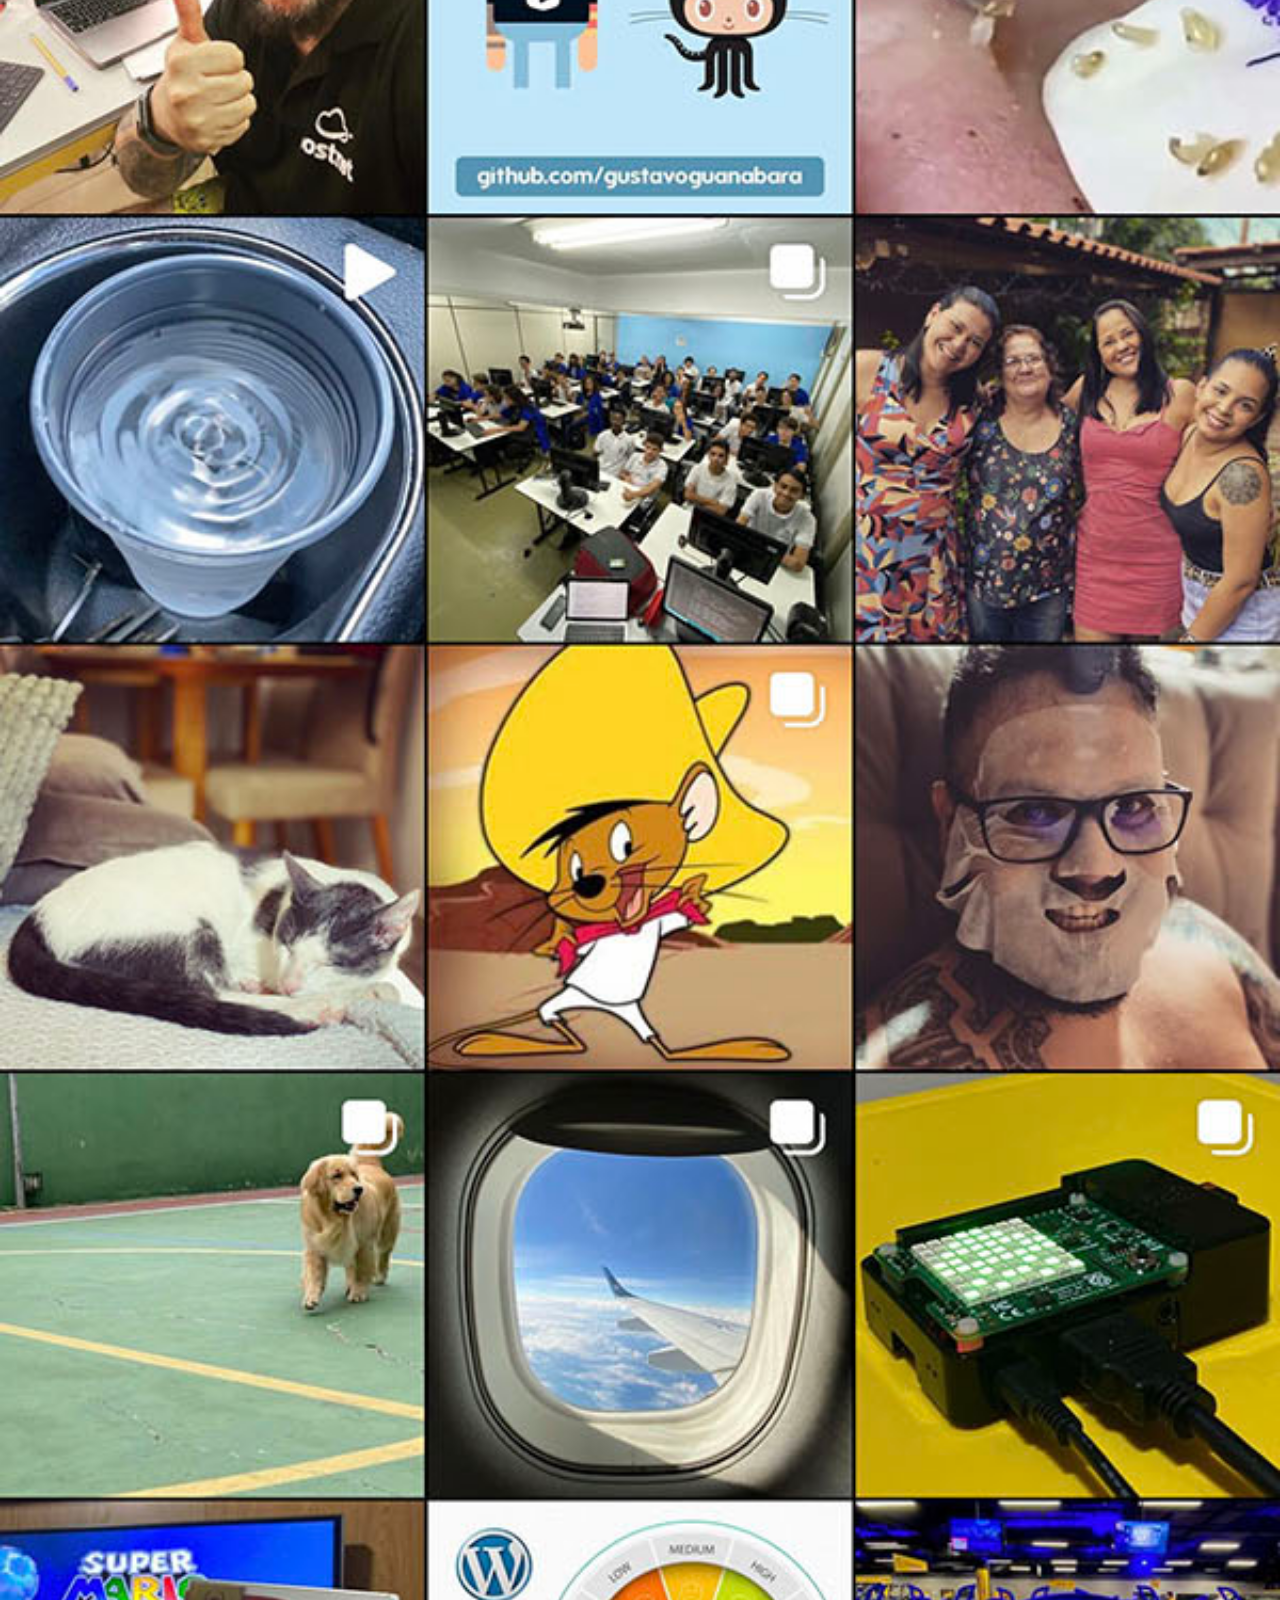
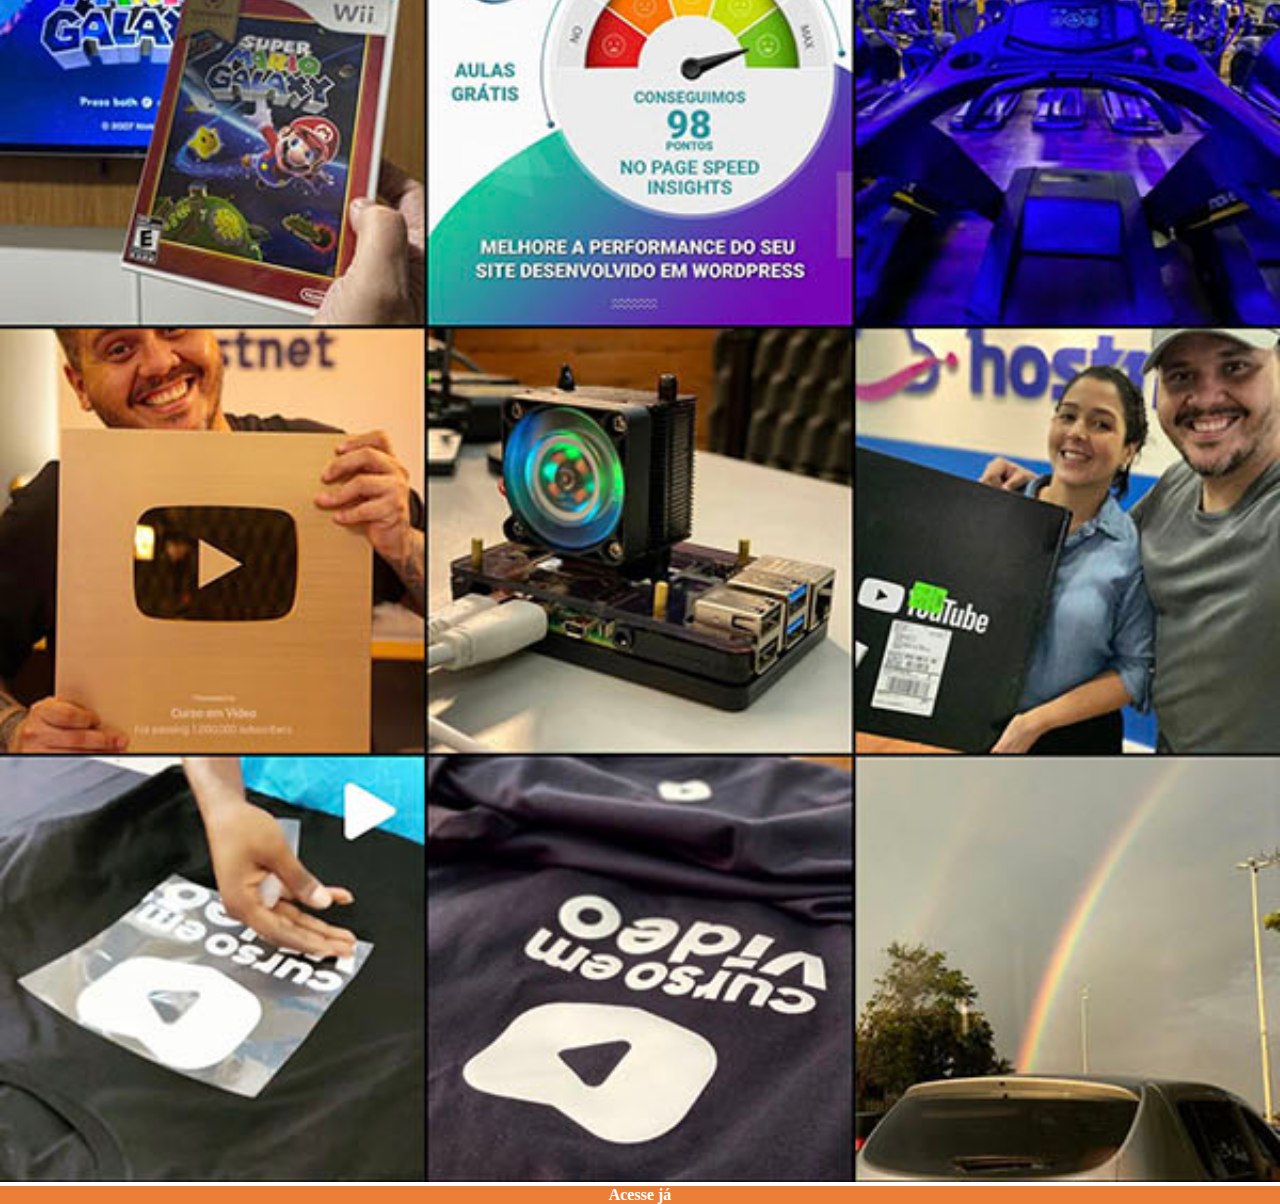
<file: pags/instagram.html>
<!DOCTYPE html>
<html lang="pt-br">
<head>
    <meta charset="UTF-8">
    <meta name="viewport" content="width=device-width, initial-scale=1.0">
    <title>instagram</title>
    <style>
        * {
            margin: 0px;
            padding: 0px;
        }
        a {
            display: block;
            background-color: rgb(236, 127, 55);
            color: white;
            text-decoration: none;
            font-weight: bold;
            text-align: center;
            
        }
        img {
            width: 100vw;
         
        }
    </style>
</head>
<body>
    <img src="../pacote-d013/imagens/tela-instagram.jpg" alt="">
    <a href="#">Acesse já</a>
</body>
</html>
</file>
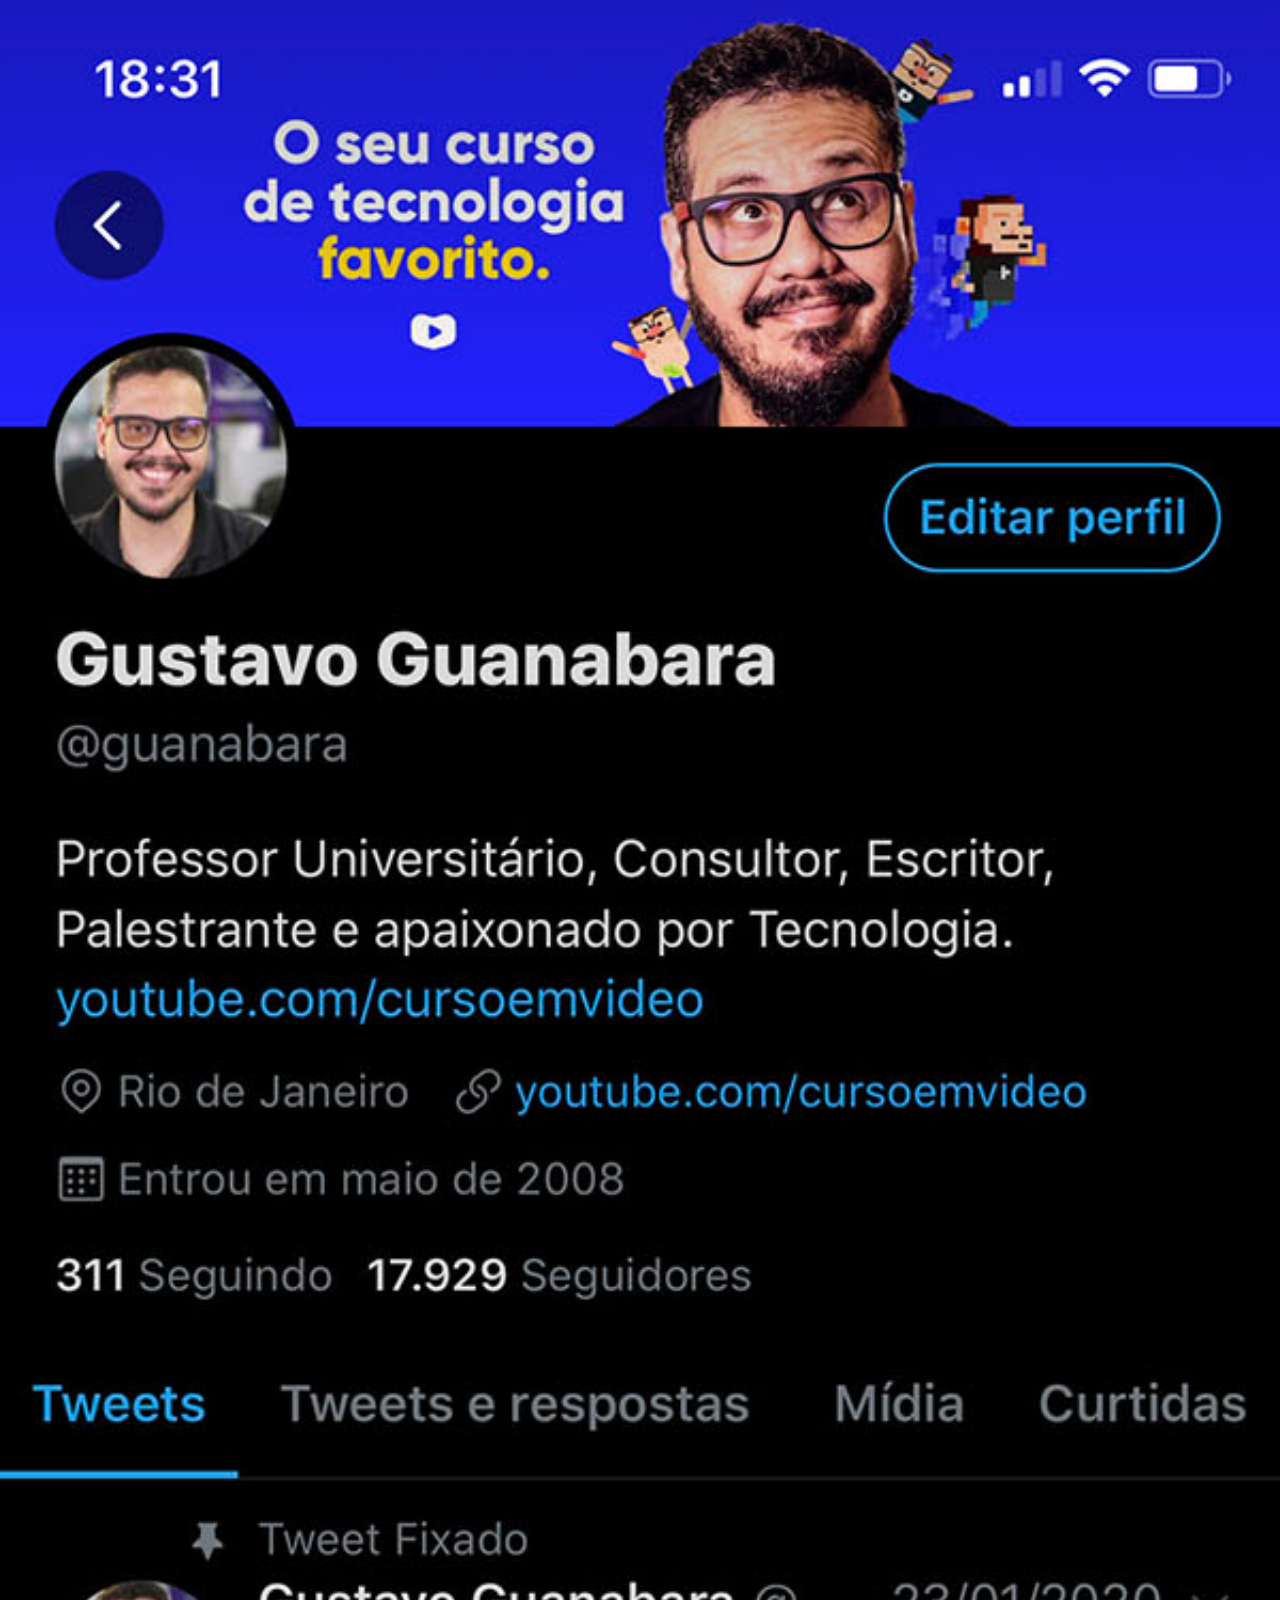
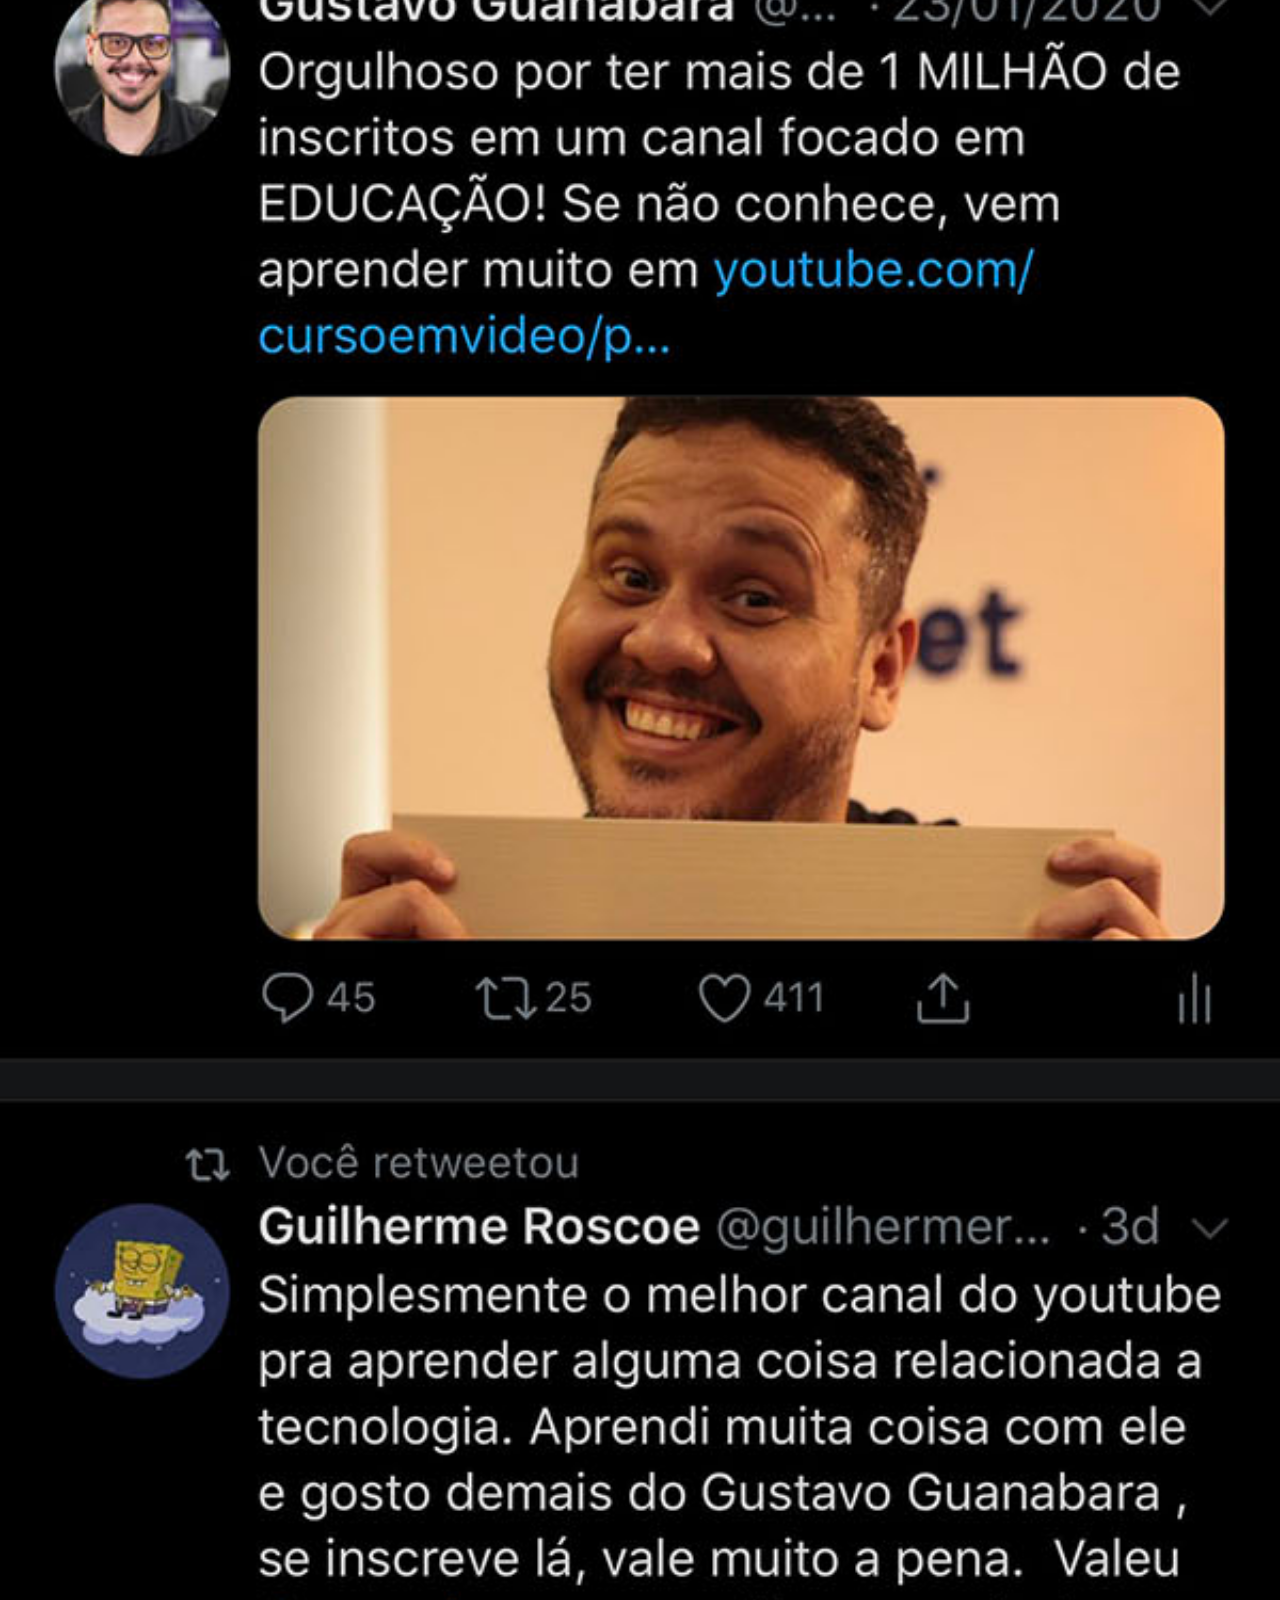
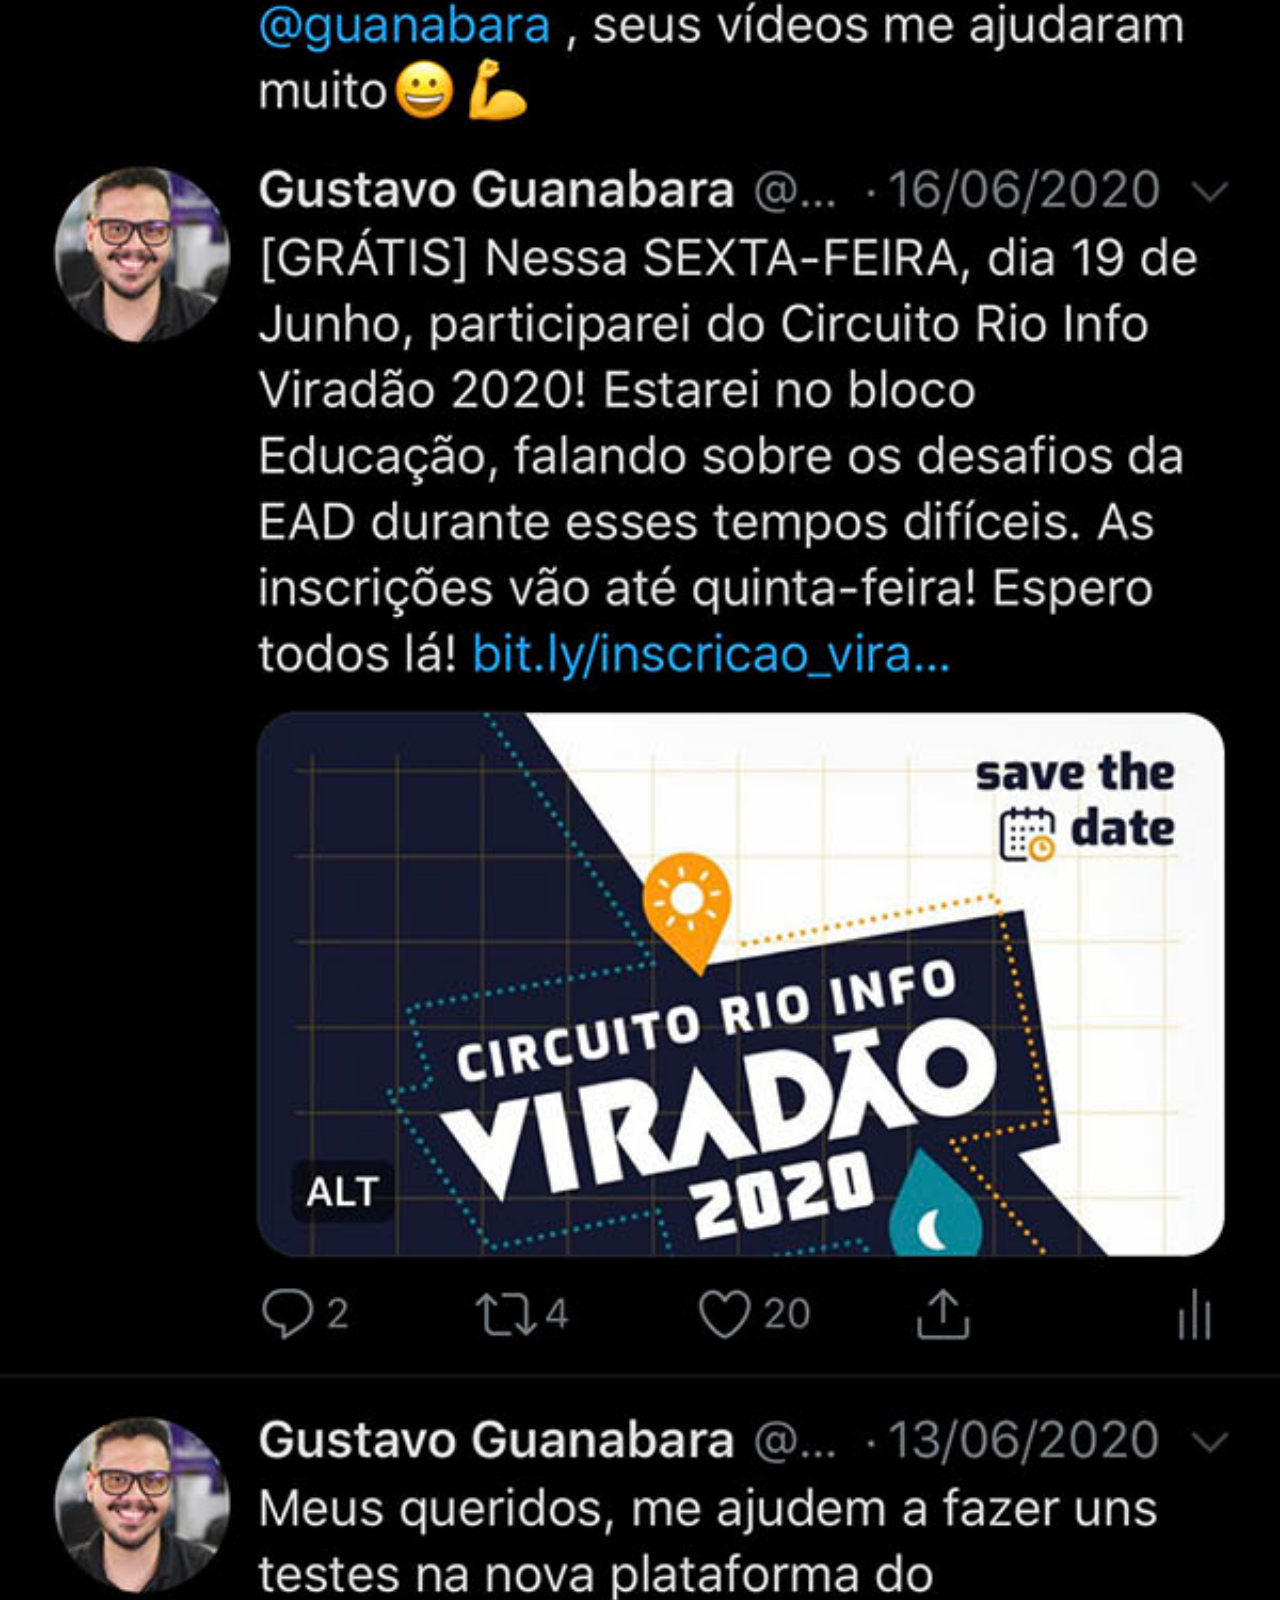
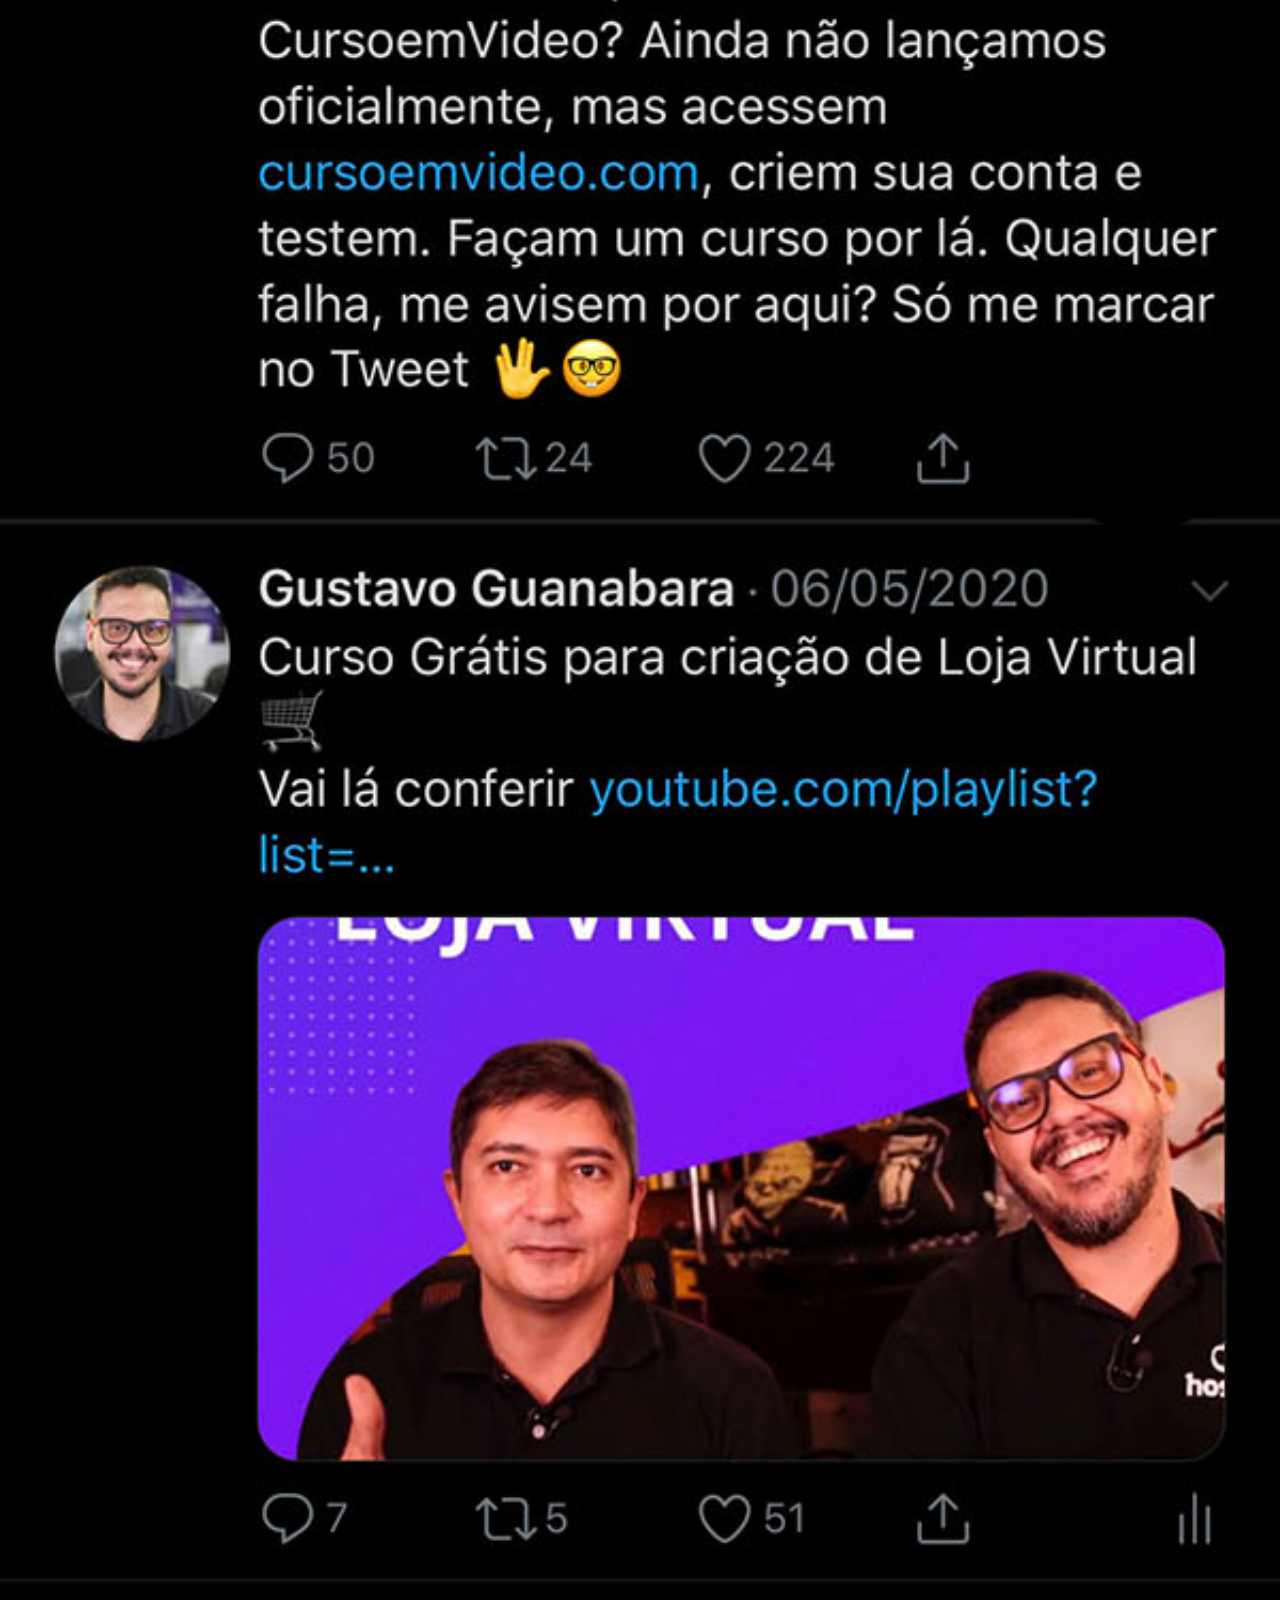
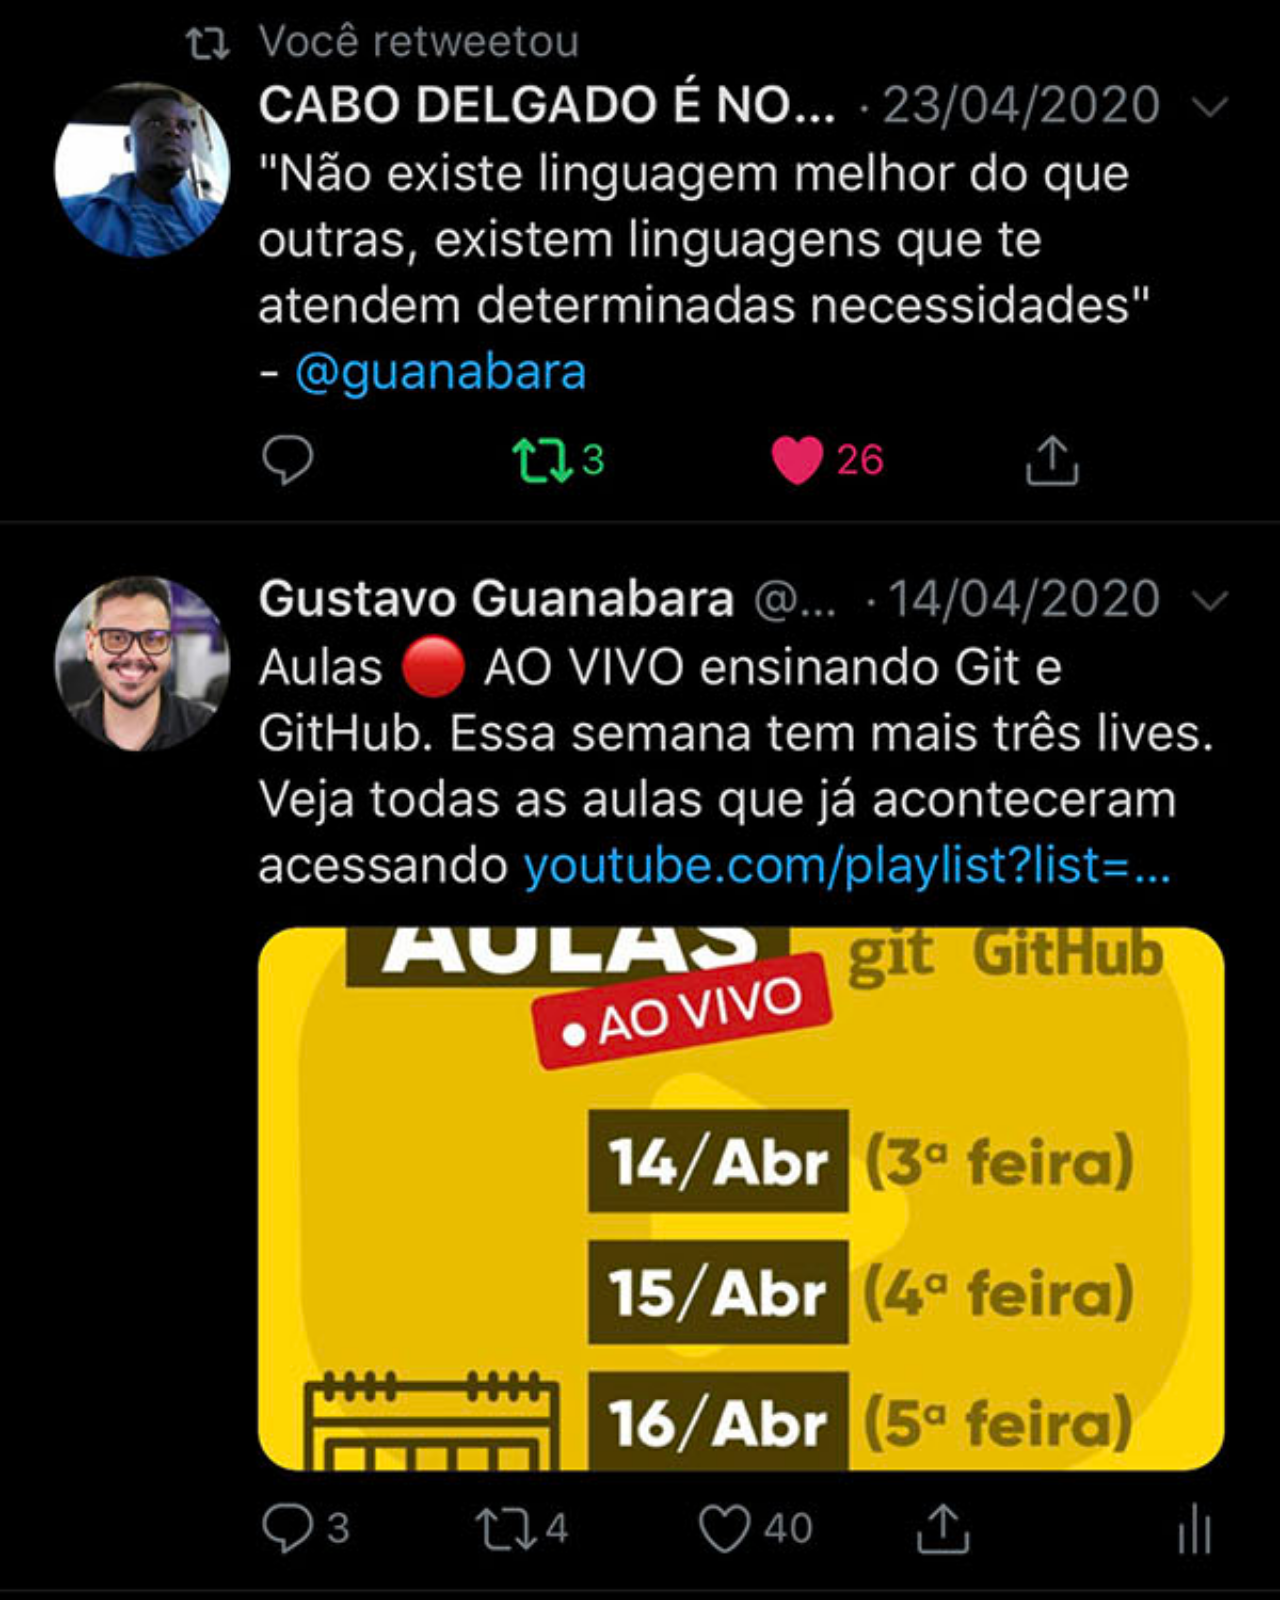
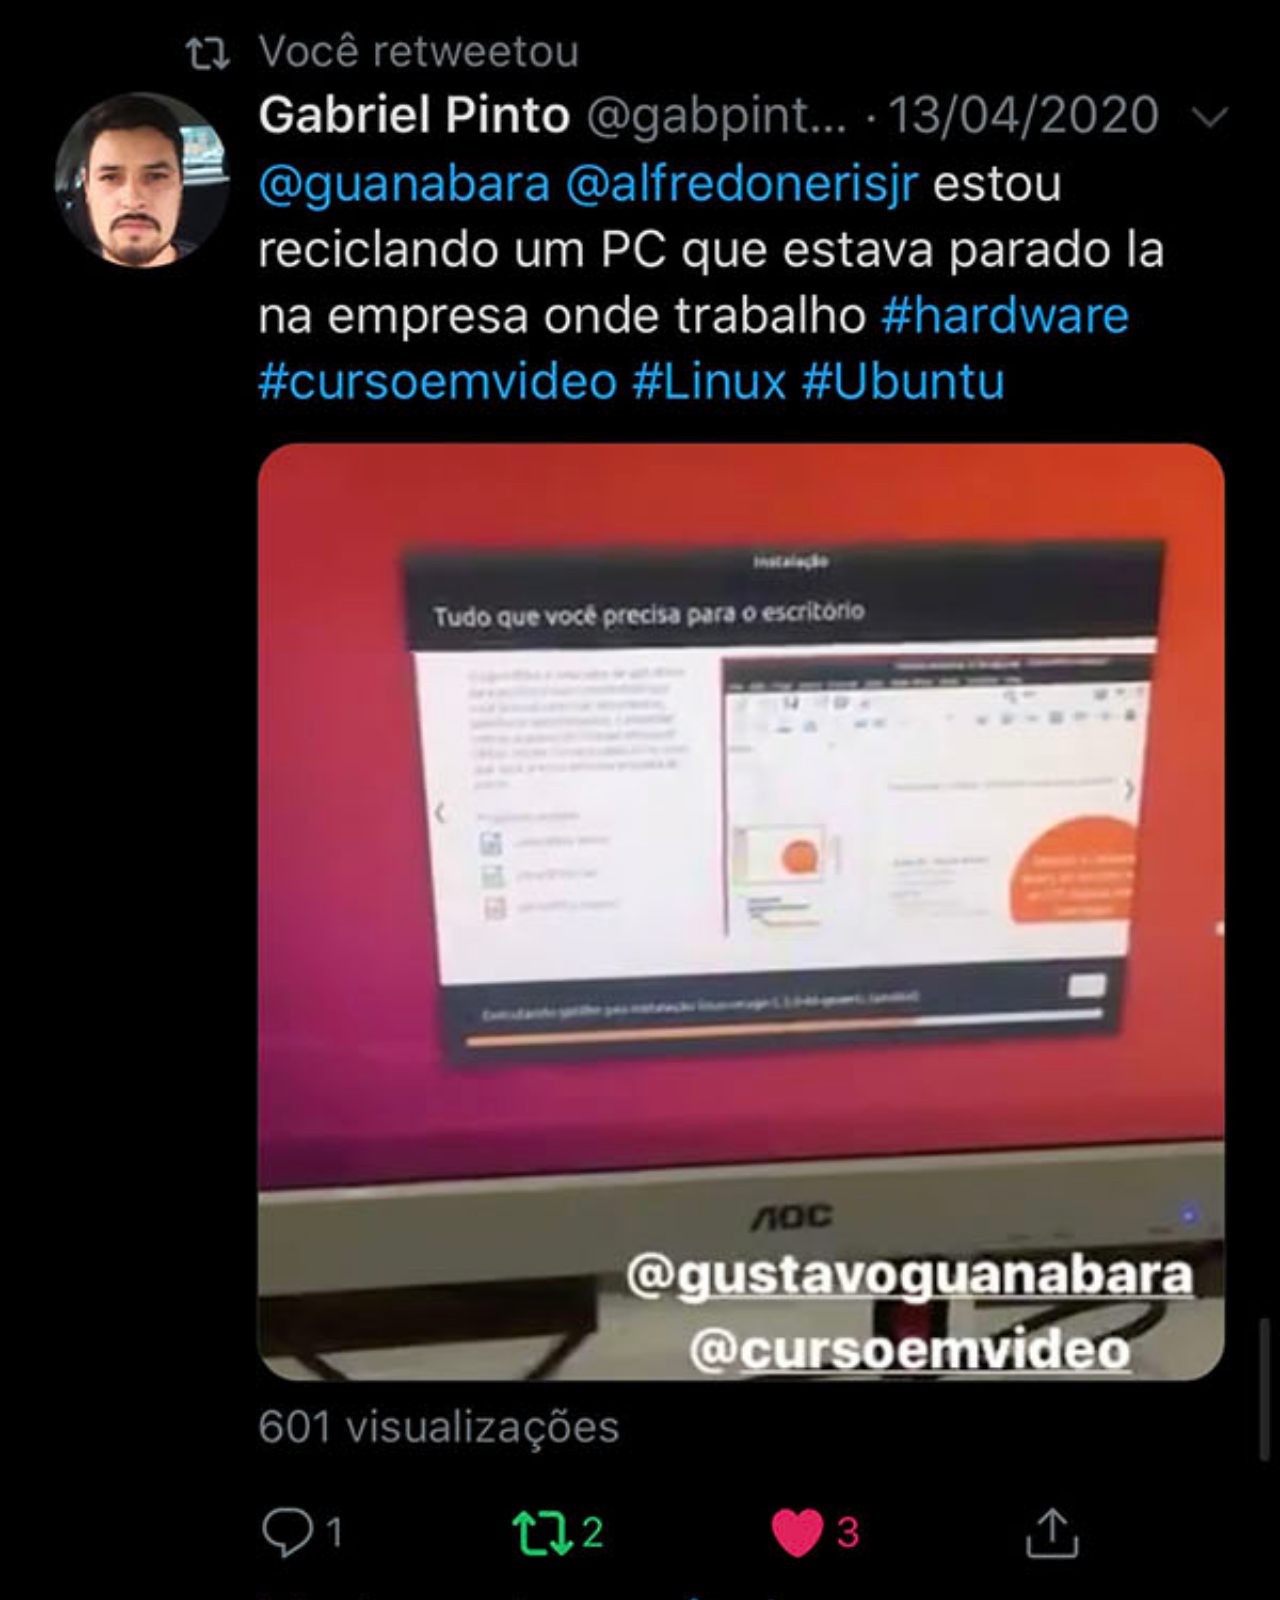
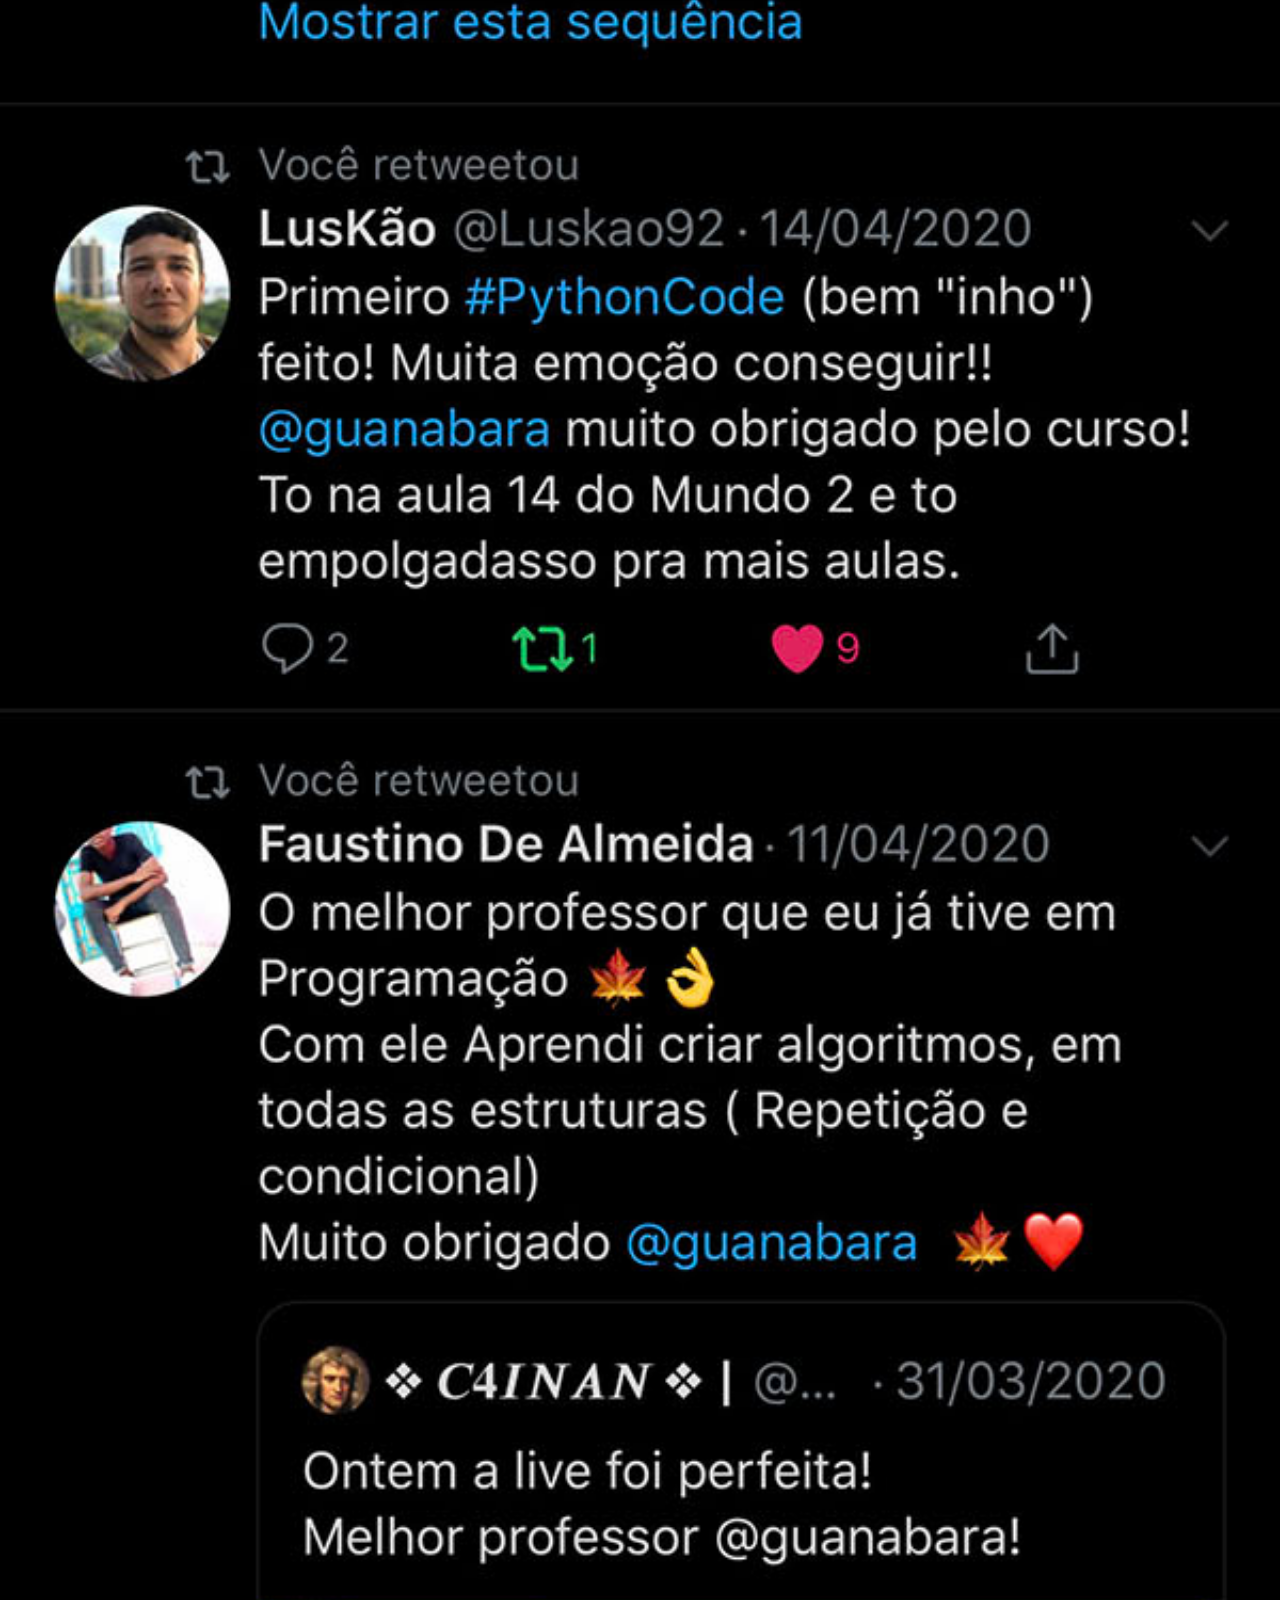
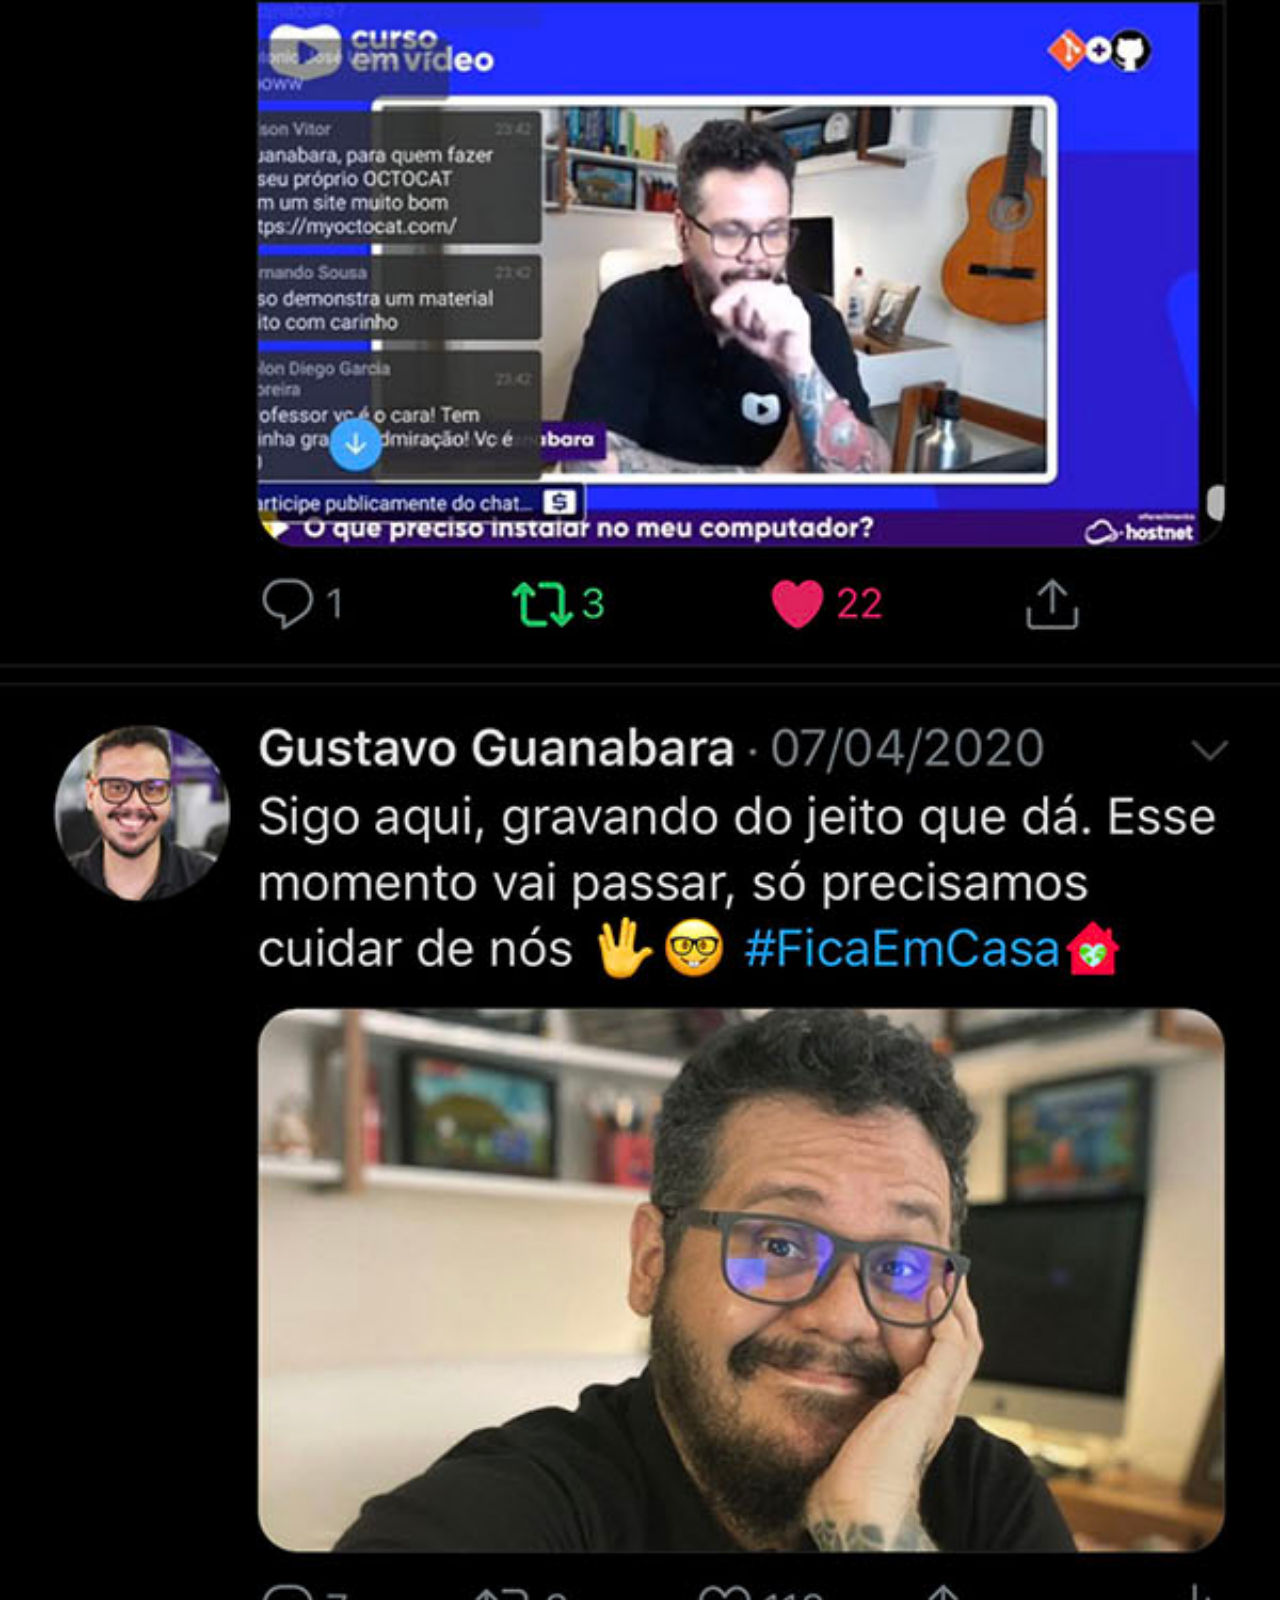
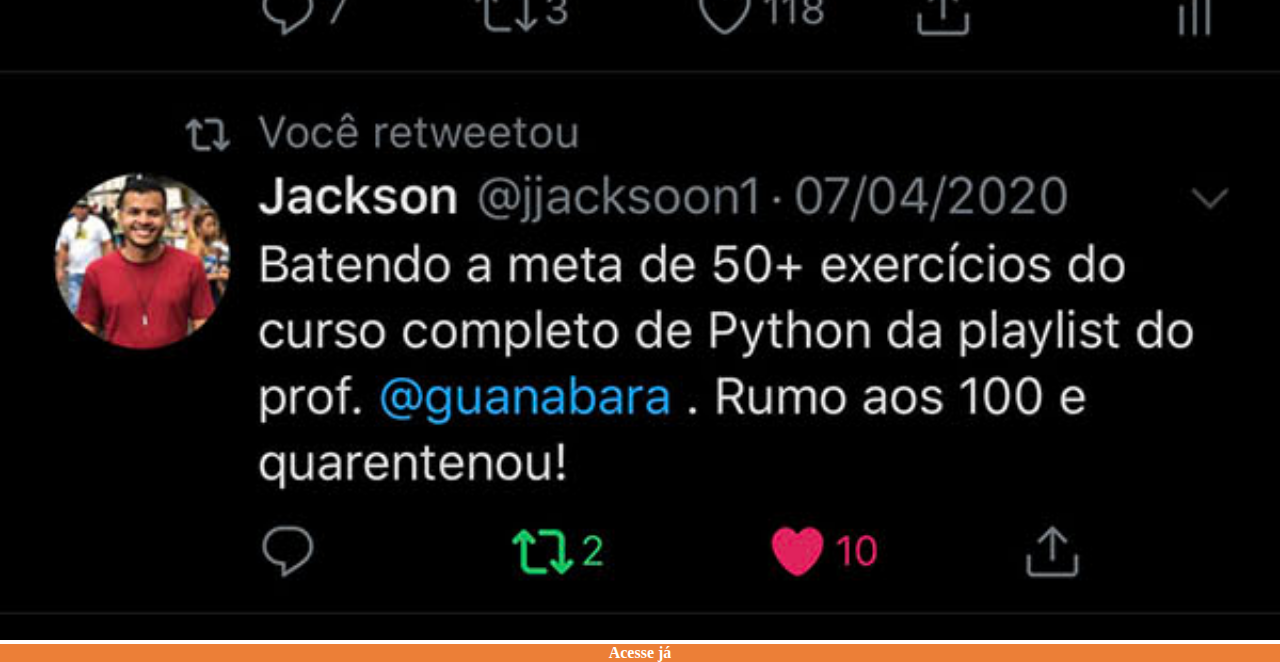
<file: pags/twitter.html>
<!DOCTYPE html>
<html lang="pt-br">
<head>
    <meta charset="UTF-8">
    <meta name="viewport" content="width=device-width, initial-scale=1.0">
    <title>twitter</title>
    <style>
        * {
            margin: 0px;
            padding: 0px;
        }
        a {
            display: block;
            background-color: rgb(236, 127, 55);
            color: white;
            text-decoration: none;
            font-weight: bold;
            text-align: center;
            
        }
        img {
            width: 100vw;
         
        }
    </style>
</head>
<body>
    <img src="../pacote-d013/imagens/tela-twitter.jpg" alt="">
    <a href="#">Acesse já</a>
</body>
</html>
</file>
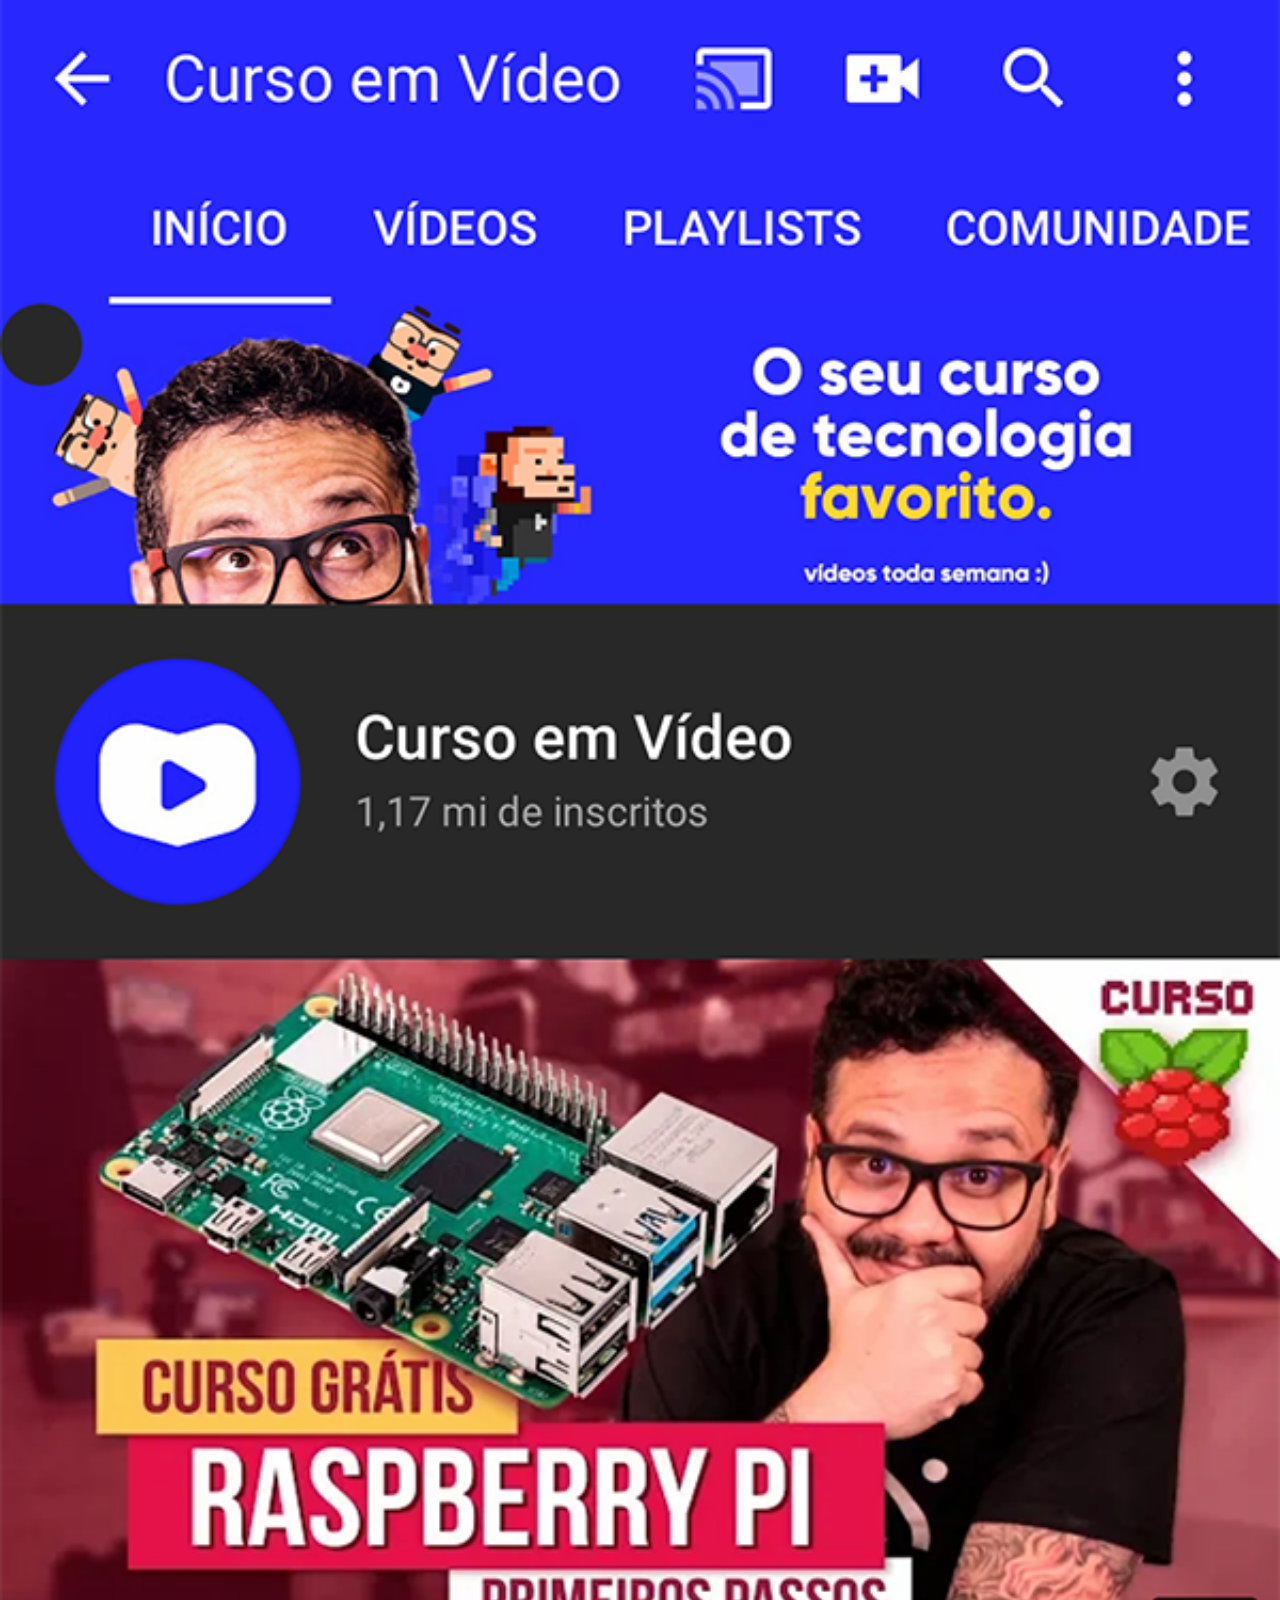
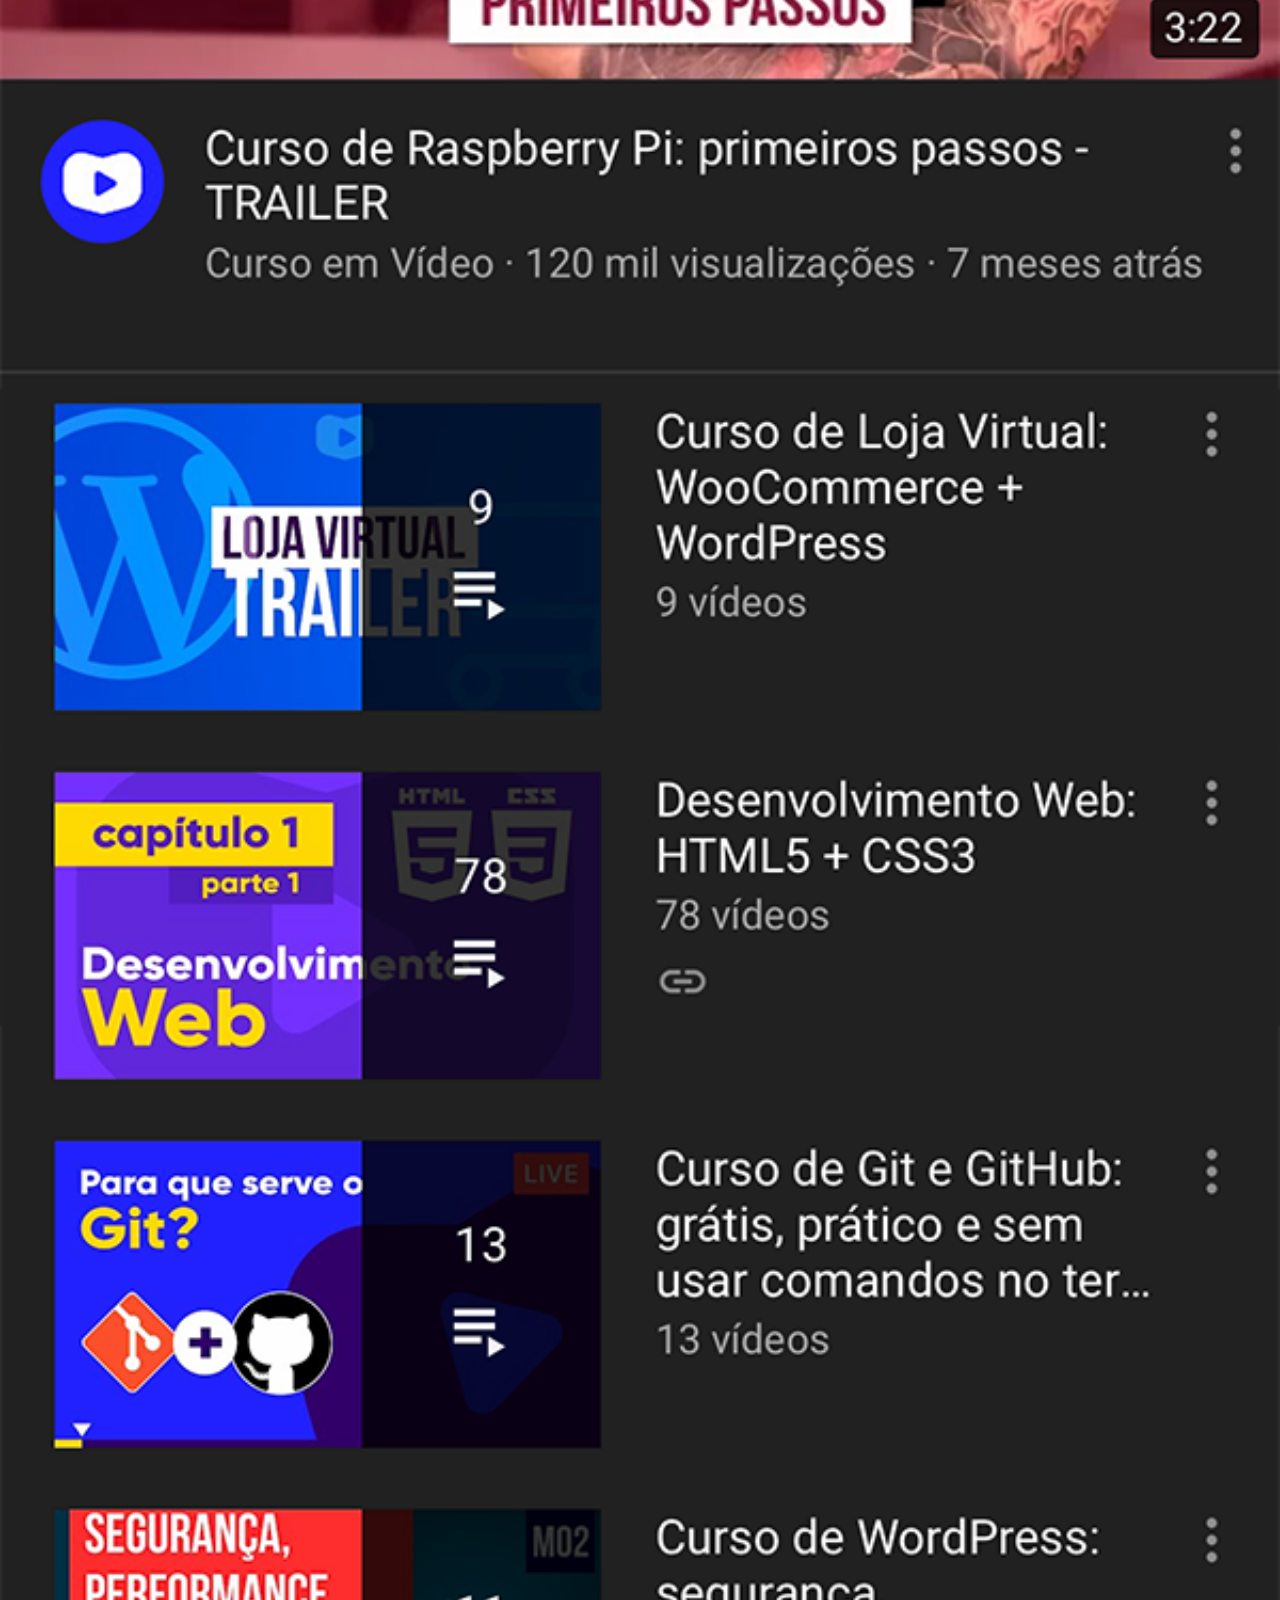
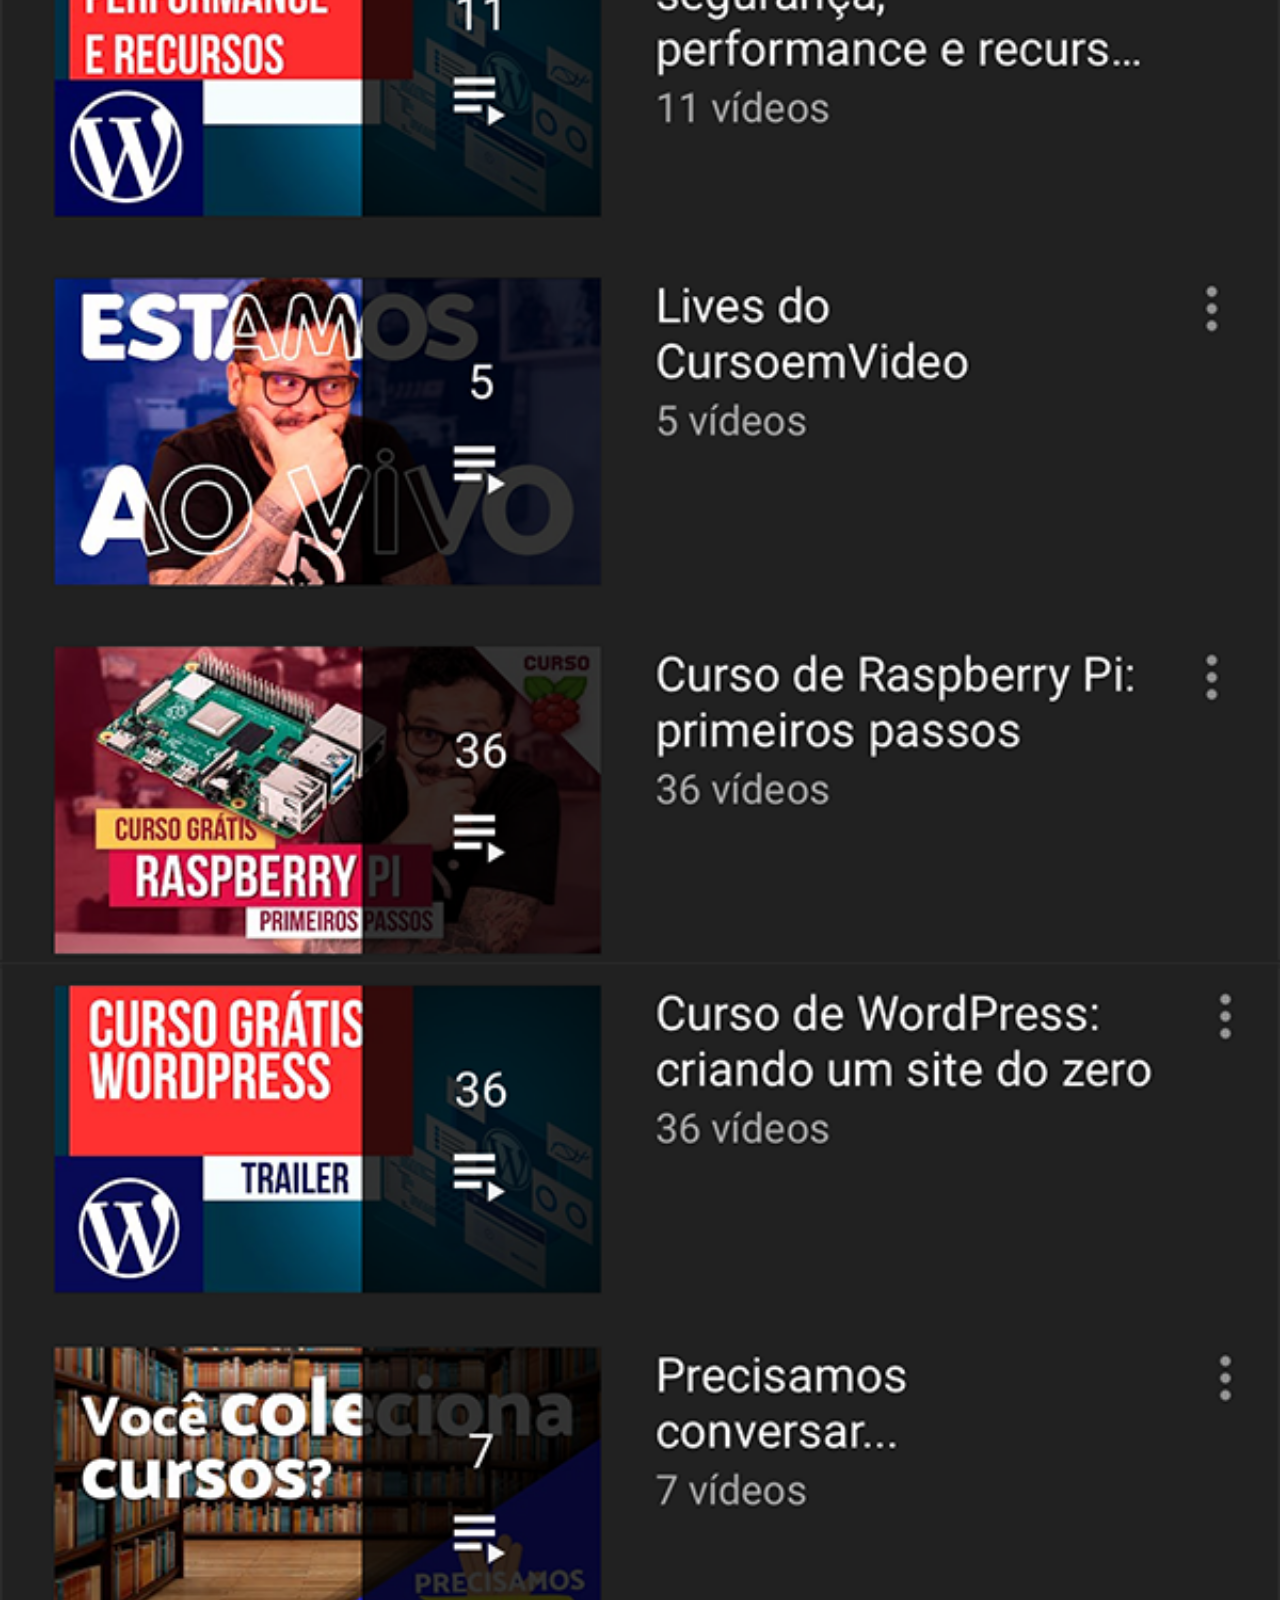
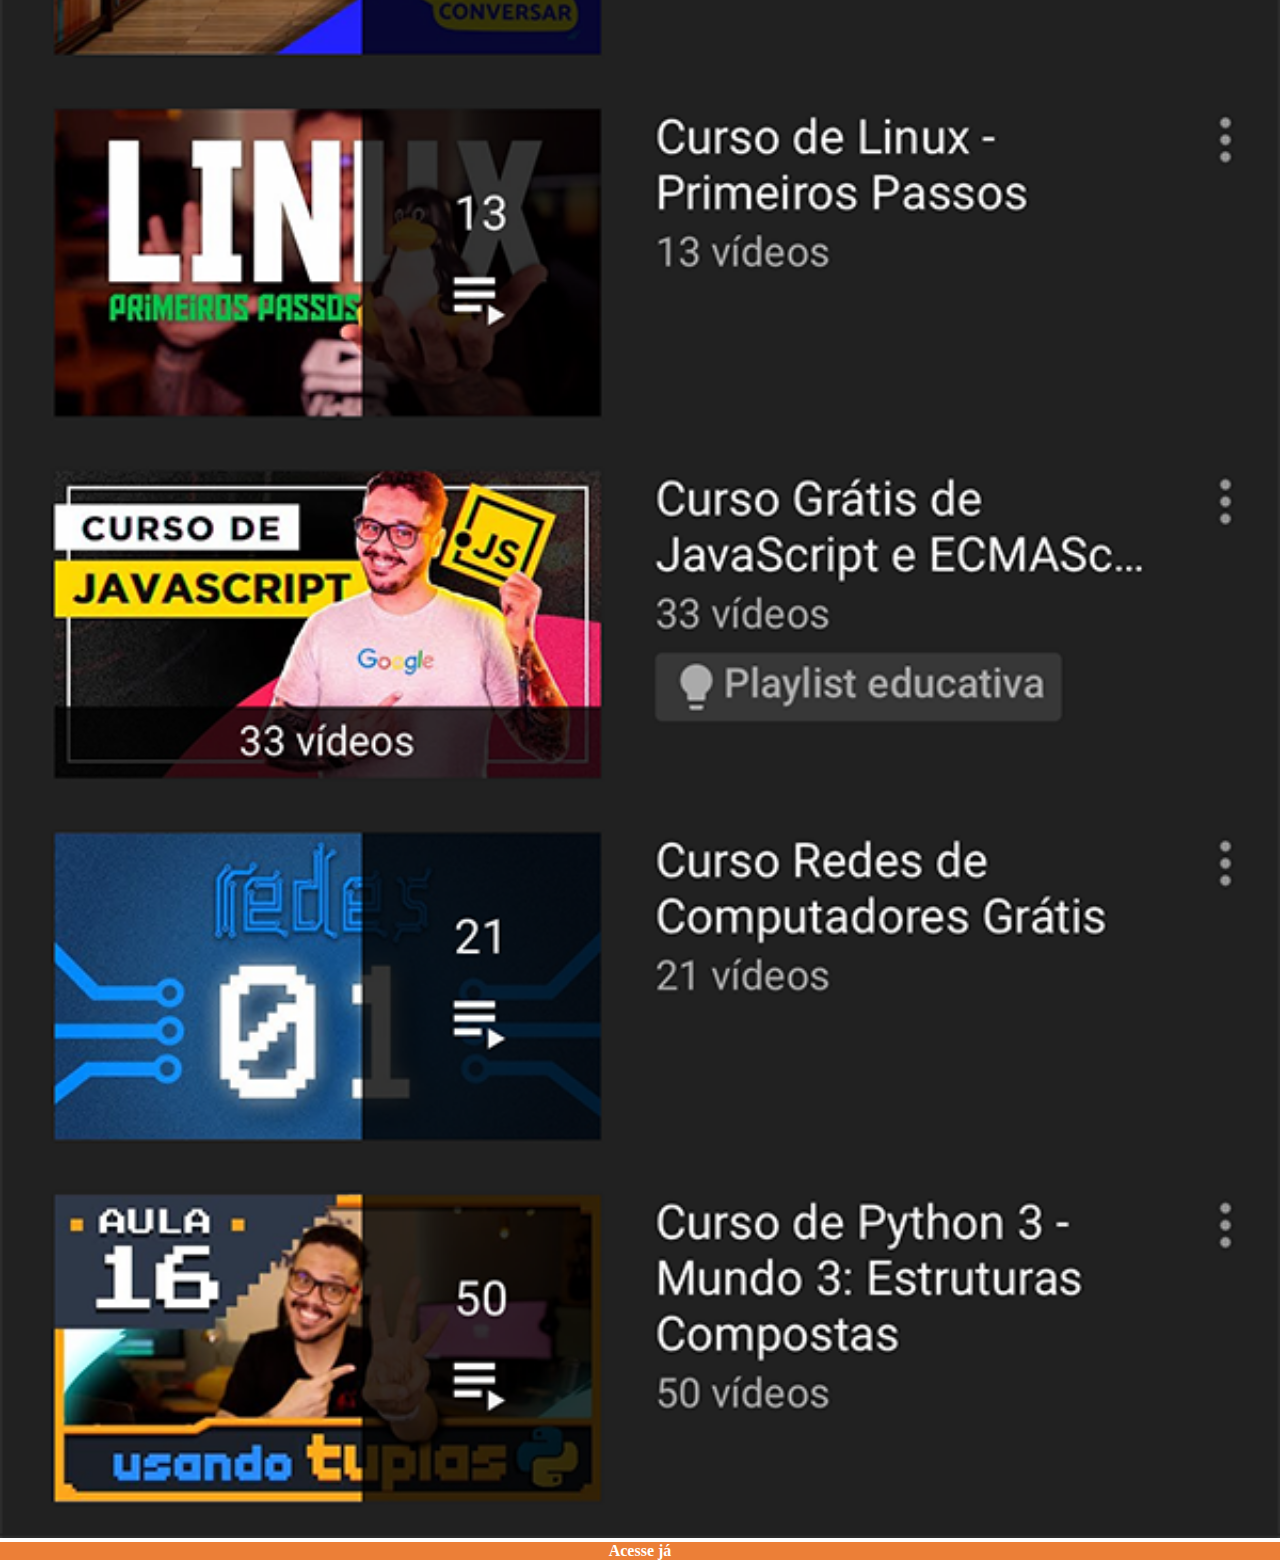
<file: pags/youtube.html>
<!DOCTYPE html>
<html lang="pt-br">
<head>
    <meta charset="UTF-8">
    <meta name="viewport" content="width=device-width, initial-scale=1.0">
    <title>facebook</title>
    <style>
        * {
            margin: 0px;
            padding: 0px;
        }
        a {
            display: block;
            background-color: rgb(236, 127, 55);
            color: white;
            text-decoration: none;
            font-weight: bold;
            text-align: center;
            
        }
        img {
           width: 100vw;
         
        }
    </style>
</head>
<body>
    <img src="../pacote-d013/imagens/tela-youtube.png" alt="">
    <a href="#">Acesse já</a>
</body>
</html>
</file>
<file: estilos/style.css>
@charset "utf-8";

* {
    margin: 0;
    padding: 0;
}

html, body {
    height: 100vh;
    width: 100vw;
    font-family: Arial, Helvetica, sans-serif;
}

body {
    background: url(../pacote-d013/imagens/fundo-madeira.jpg) no-repeat center center fixed;
    position: relative;
}

#celular {
    position: absolute;
    top: 50%;
    left: 50%;
    transform: translate(-50%, -50%);
    width: 311px;
    height: 627px;
    background: url(../pacote-d013/imagens/frame-iphone.png) no-repeat center center;
}
#tela {
    position: relative;
    top: 80px;
    left: 22px;
    width: 269px;
    height: 471px;
    
}

#redes {
    position: absolute;
    top: 22%;
    left: 94%;
    transform: translate(-50%, -50%);
    display: flex;
    flex-direction: column;
    gap: 10px;
}

#redes a img {
    width: 50px;
    height: 50px;
    border-radius: 50%;
    border: 1px solid #000;
    box-shadow: 0 0 5px #000;
    transition: all 0.3s ease;
}

#redes a img:hover {
    transform: scale(1.1);
    box-shadow: 0 0 10px #000;
    border-color: #555;
}
</file>
